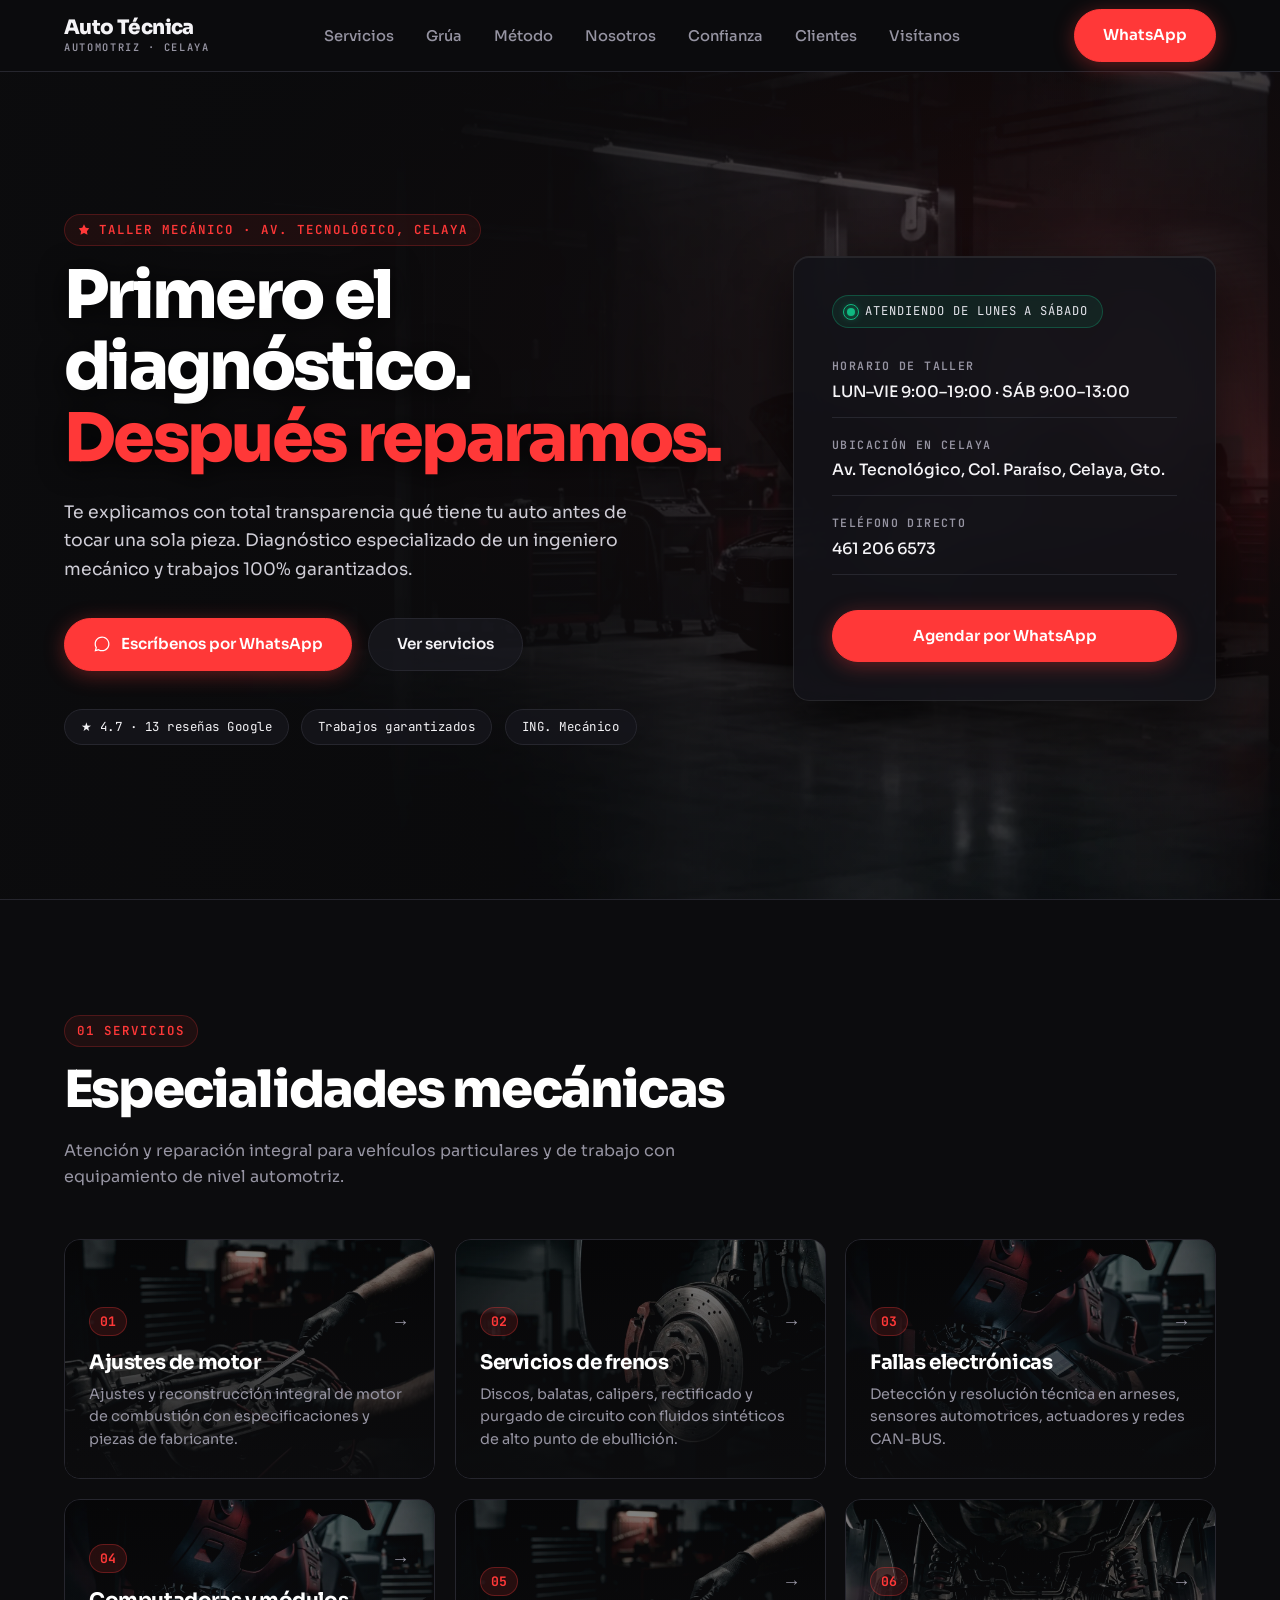
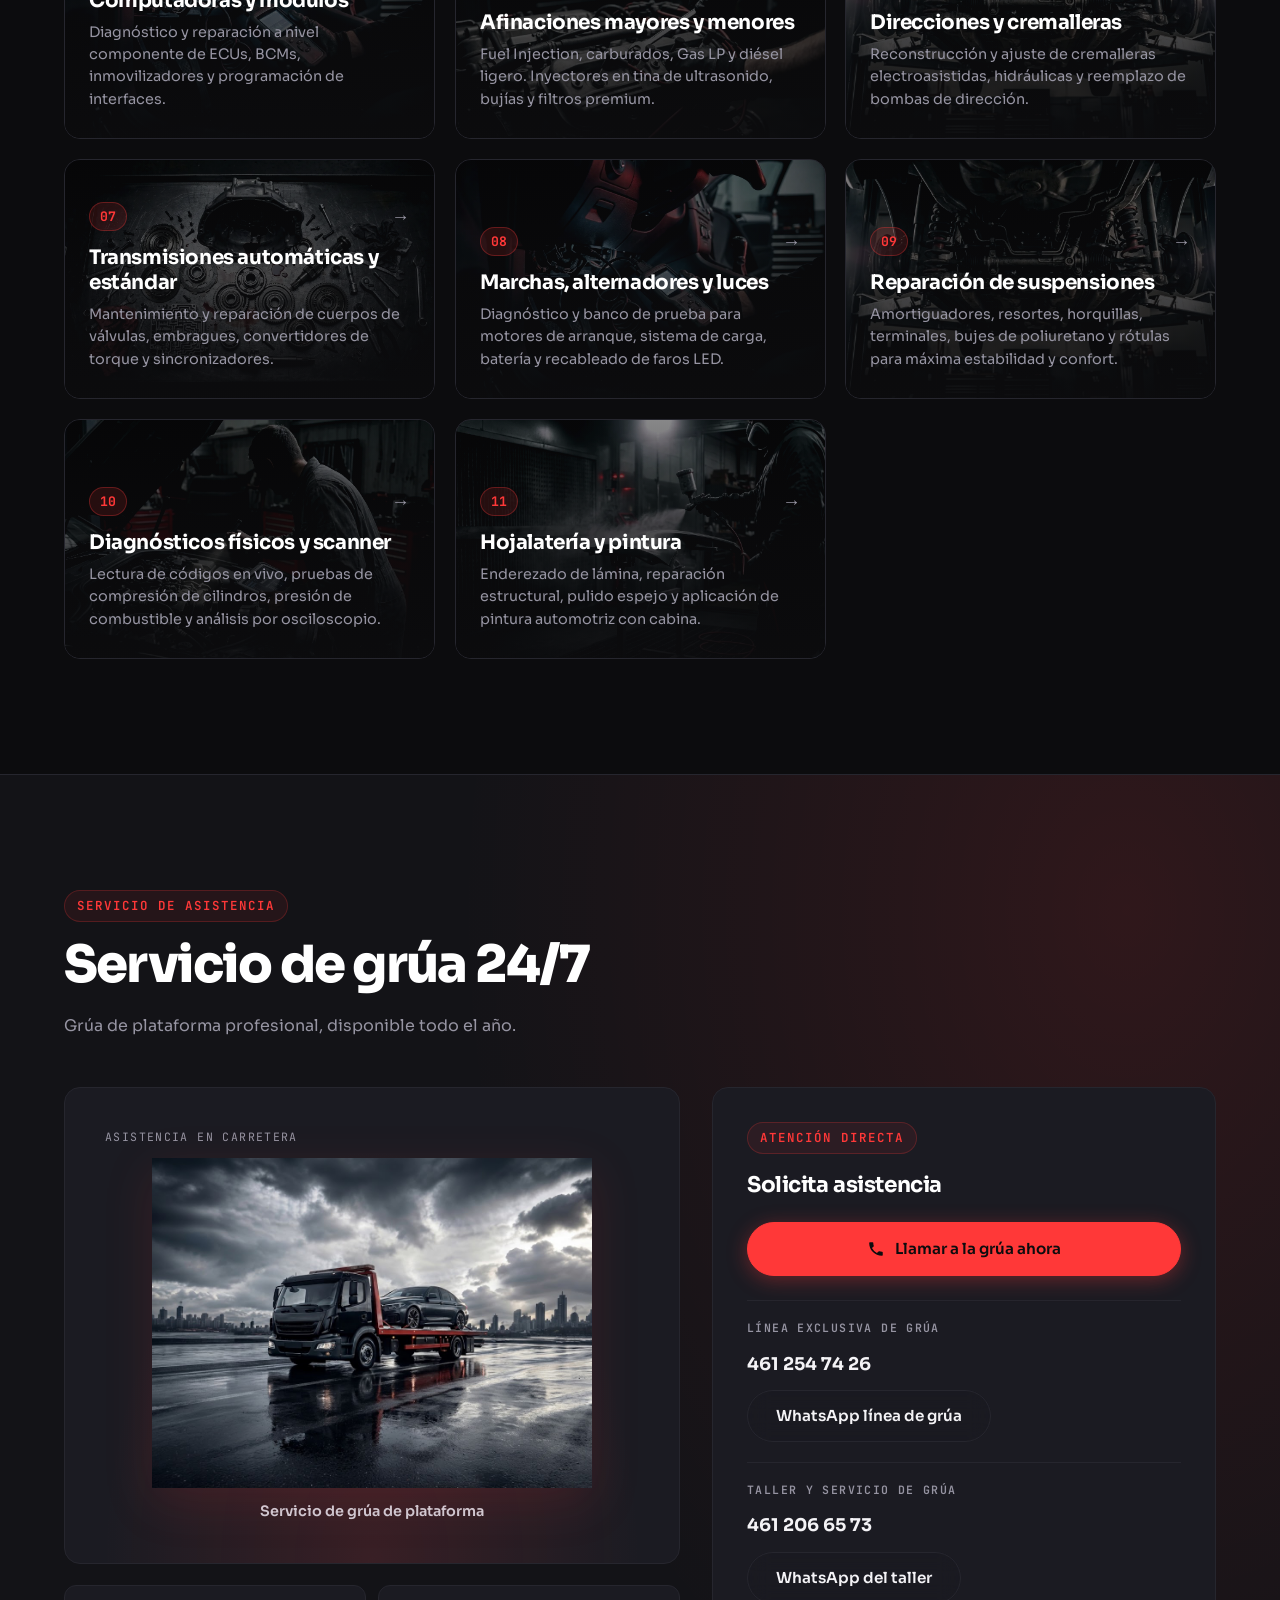
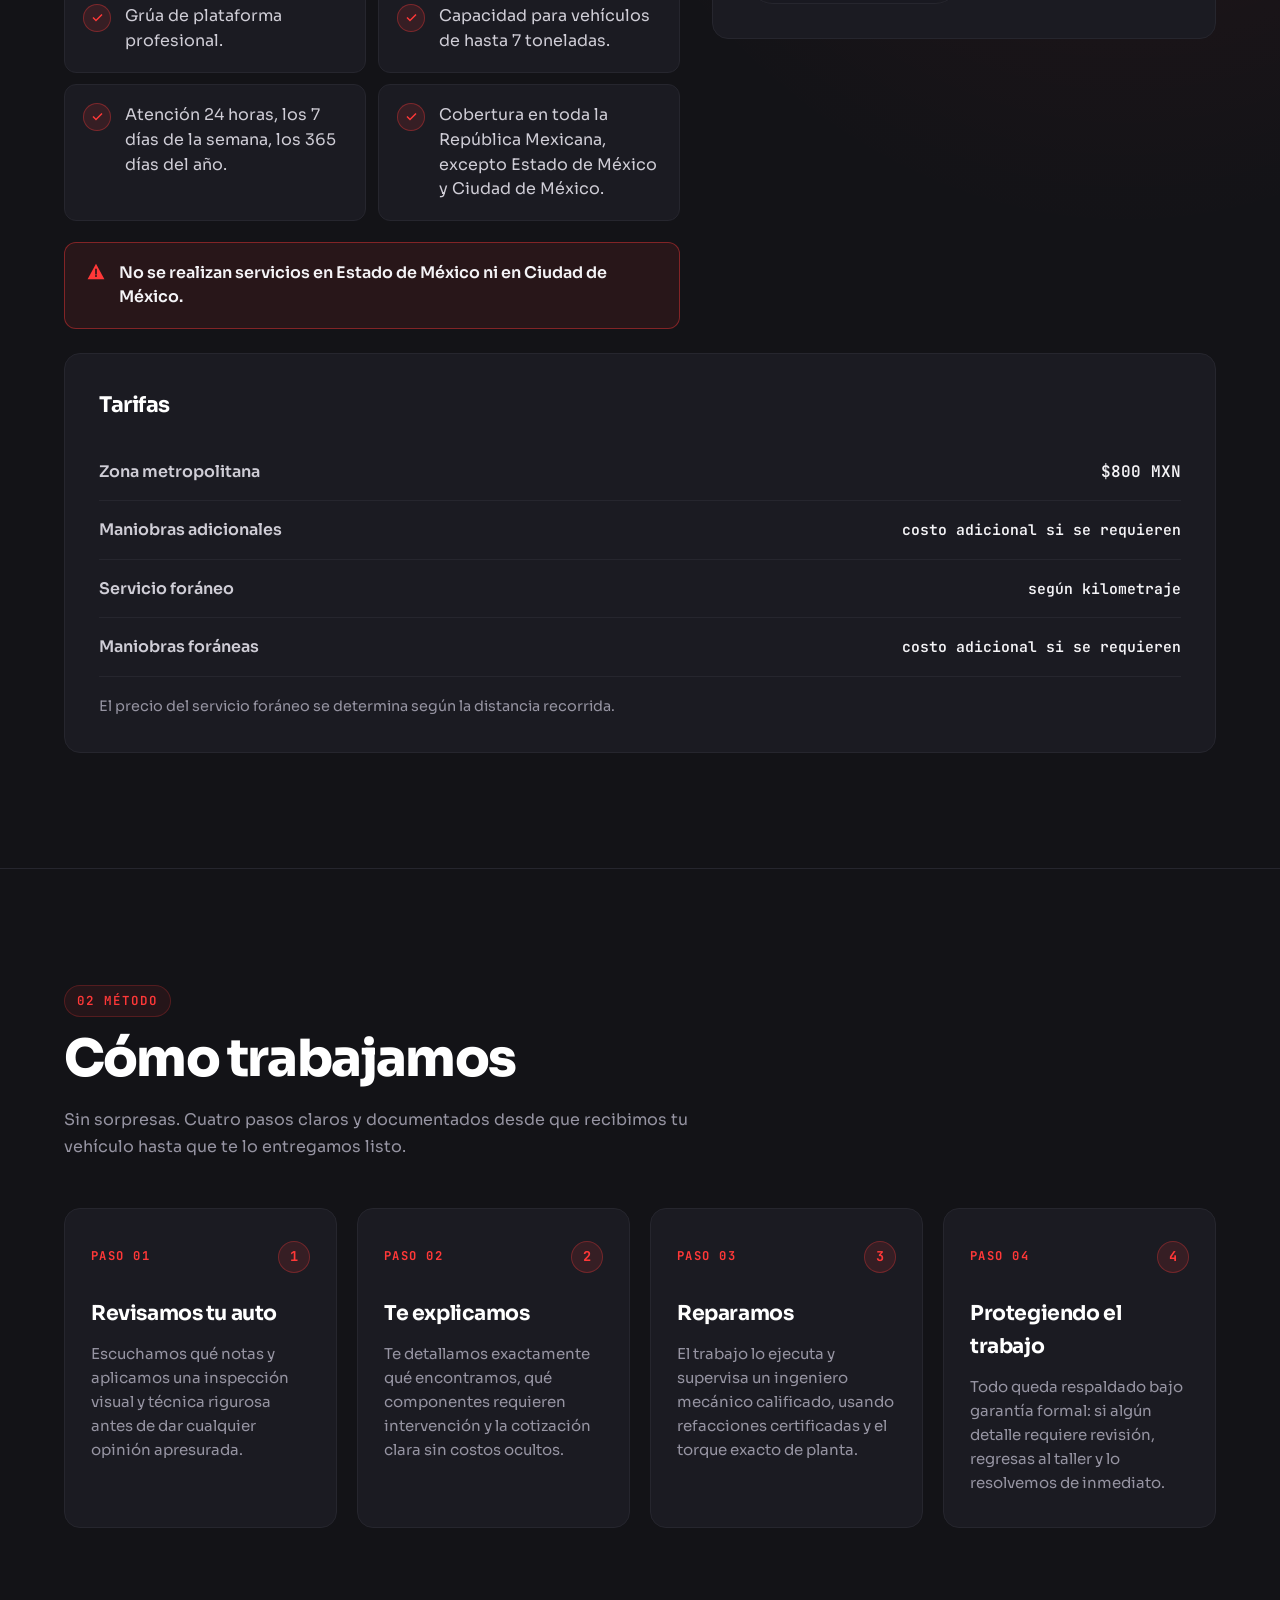
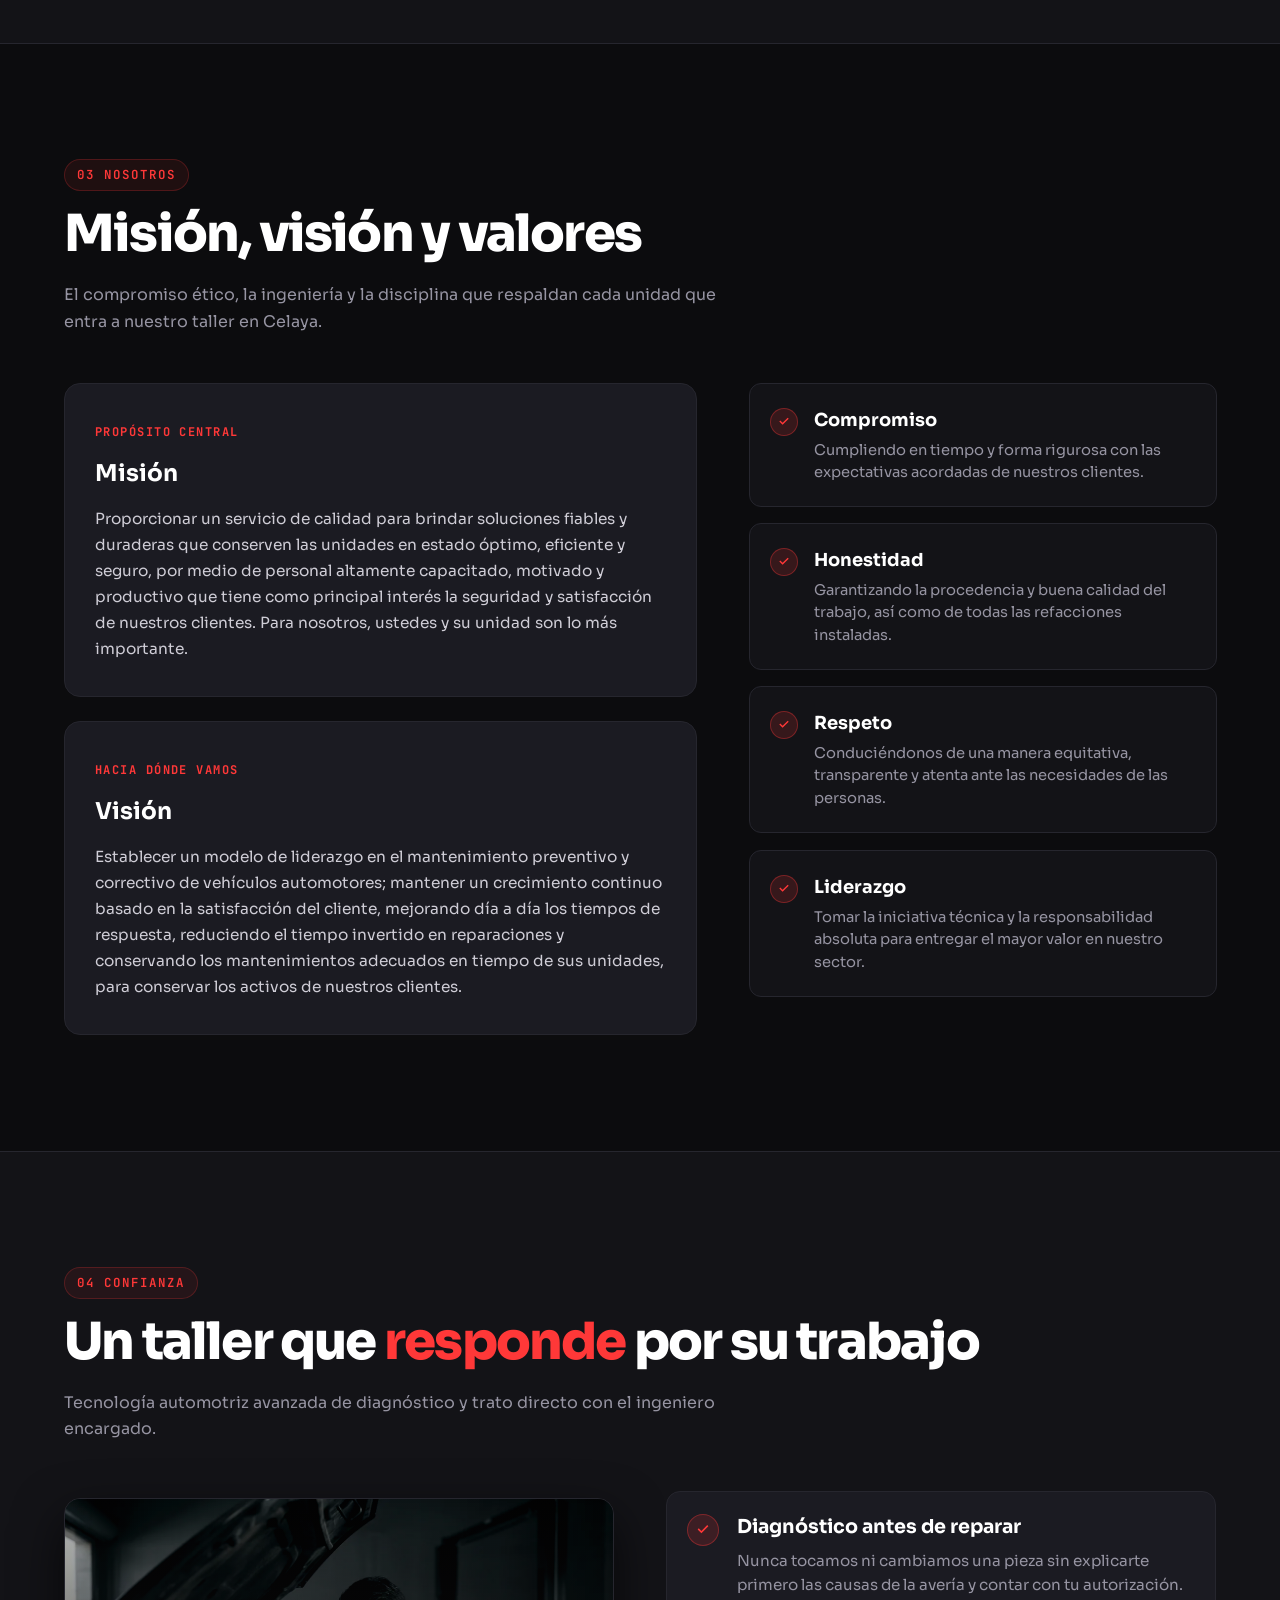
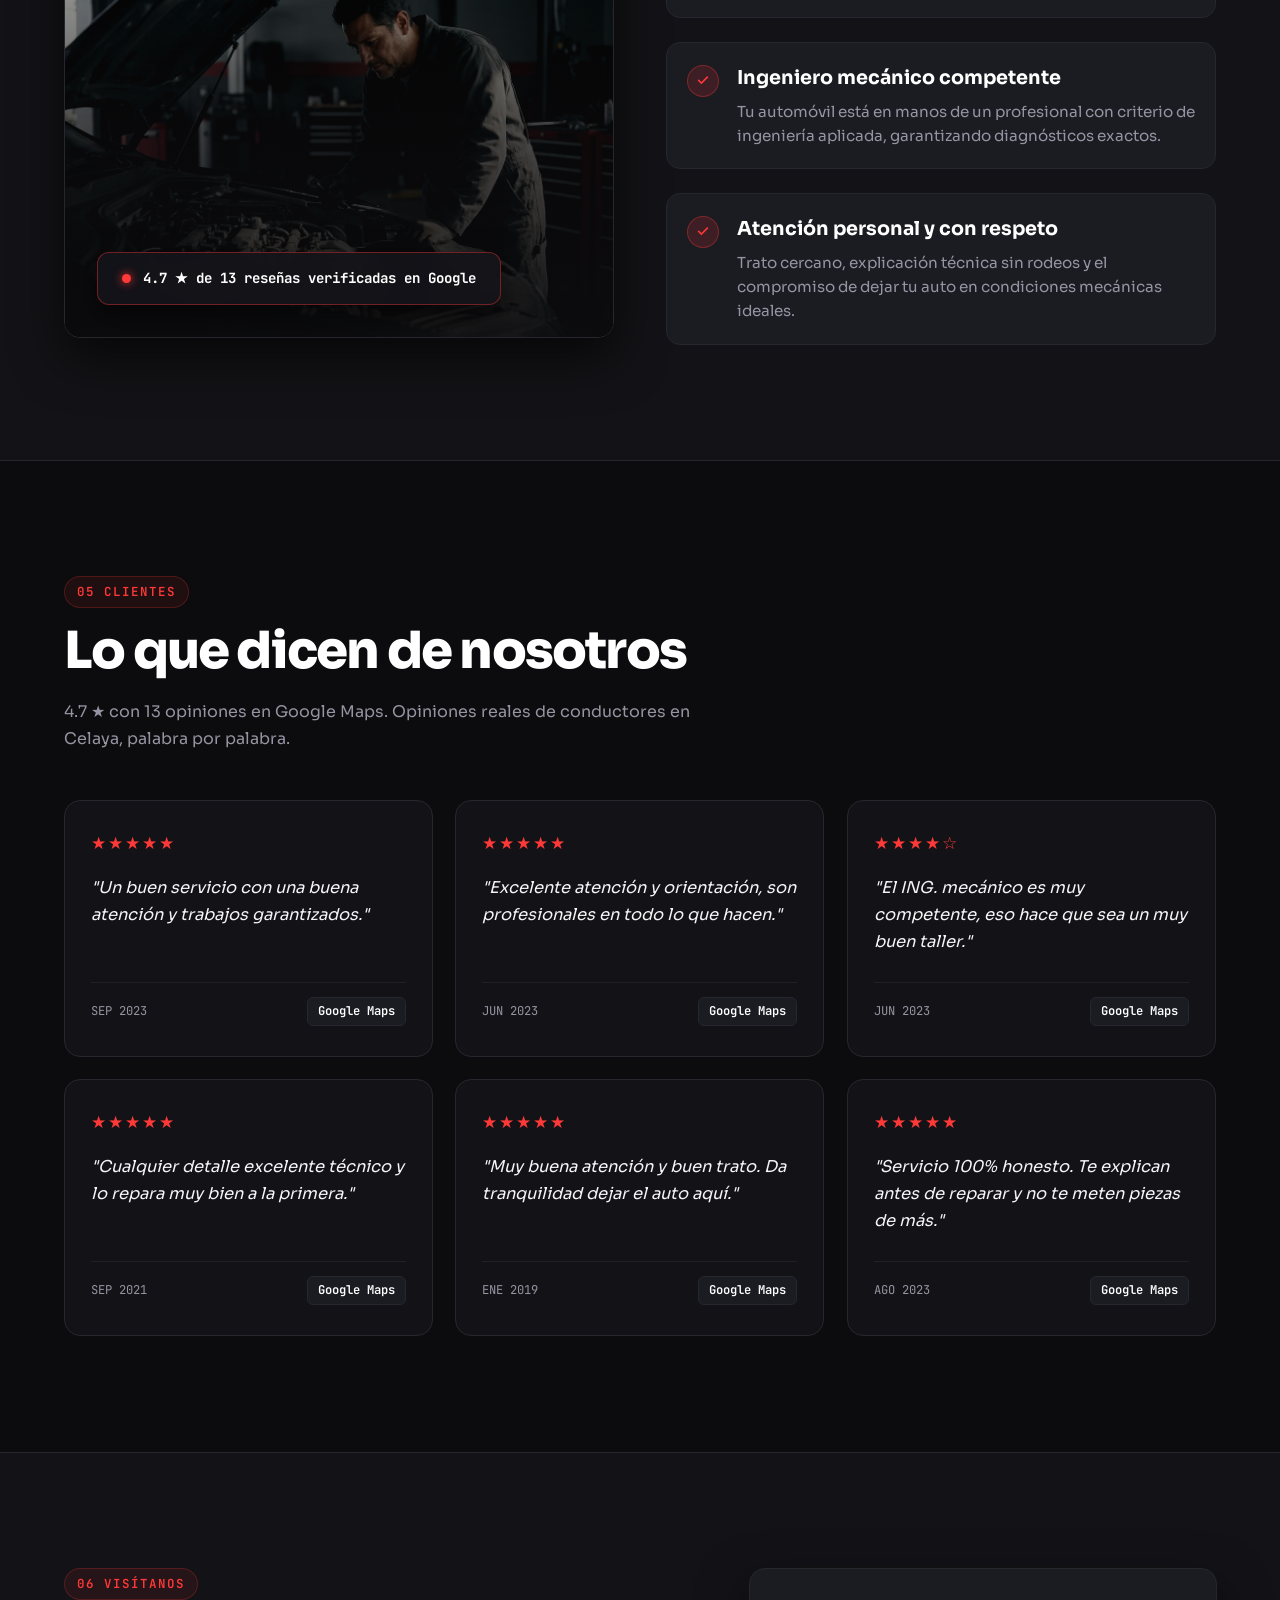
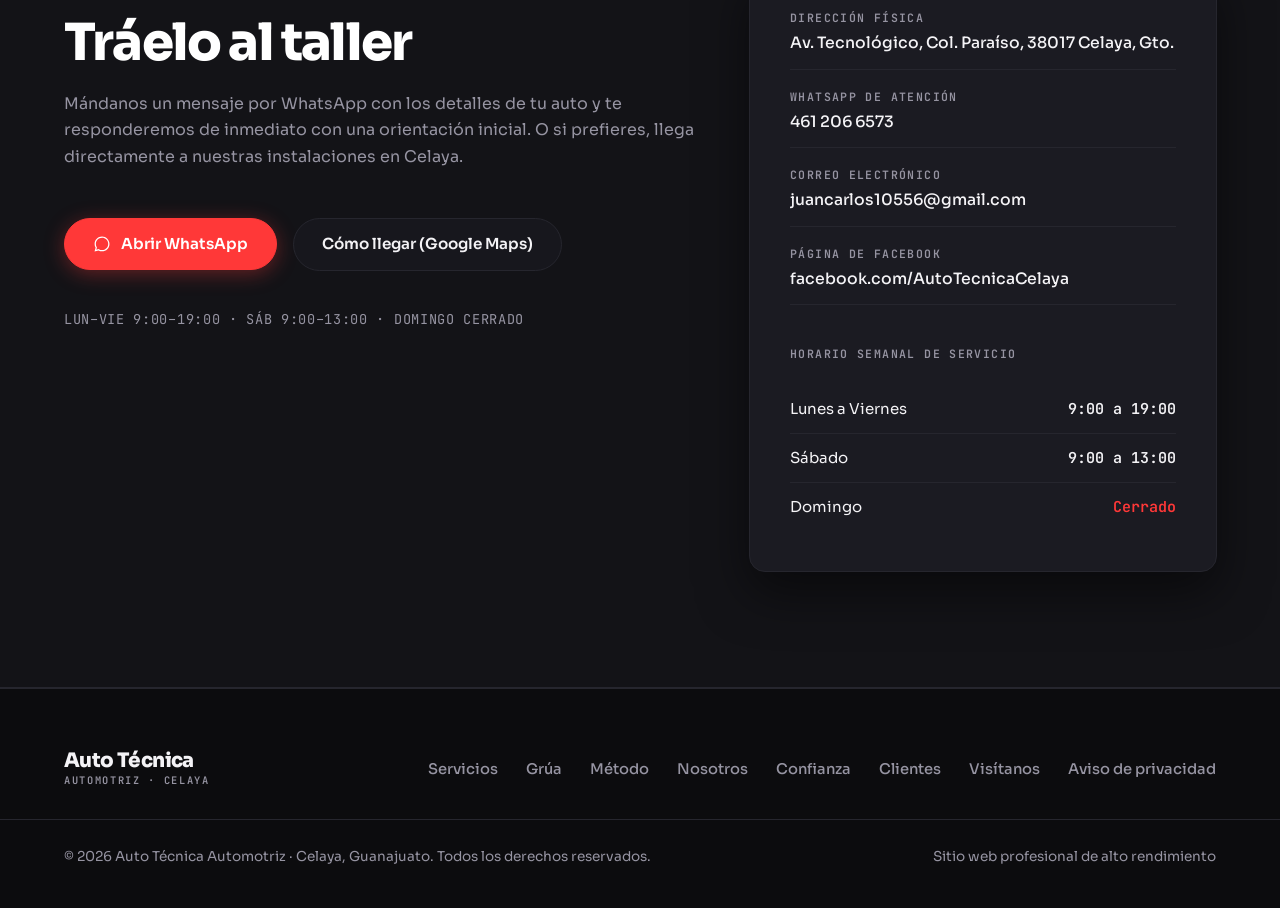
<file: index.html>
<!DOCTYPE html><html lang="es-MX"><head>
<!-- Google tag (gtag.js) -->
<script async src="https://www.googletagmanager.com/gtag/js?id=G-MZ39DSTSV1"></script>
<script>
  window.dataLayer = window.dataLayer || [];
  function gtag(){dataLayer.push(arguments);}
  gtag('js', new Date());

  gtag('config', 'G-MZ39DSTSV1');
</script>
<meta charset="utf-8">
<meta content="width=device-width, initial-scale=1.0" name="viewport">
<title>Auto Técnica Automotriz | Taller Mecánico en Celaya, Gto.</title>
<meta content="Taller mecánico en Celaya, Guanajuato. Diagnóstico preciso por ingeniero mecánico, trabajos garantizados y servicio de grúa 24/7 en México, excepto Estado de México y CDMX." name="description">
<meta content="#0c0c0e" name="theme-color">
<link href="data:image/svg+xml,%3Csvg xmlns='http://www.w3.org/2000/svg' viewBox='0 0 32 32'%3E%3Crect width='32' height='32' rx='6' fill='%230c0c0e'/%3E%3Cpath d='M16 6L7 26h4.5l2-4.5h5L20.5 26H25L16 6zm-1.2 12.2l1.2-3.2 1.2 3.2h-2.4z' fill='%23ef4444'/%3E%3C/svg%3E" rel="icon" type="image/svg+xml">
<!-- Open Graph --> <meta name="google-site-verification" content="xvndZJYE_y_QcH0bhyJ4-P7_lpQP24YHhWZ5AJTspXY" />
<meta content="Auto Técnica Automotriz | Taller Mecánico en Celaya" property="og:title">
<meta content="Primero el diagnóstico, después reparamos. Taller mecánico en Celaya y servicio de grúa 24/7 en México, excepto Estado de México y CDMX." property="og:description">
<meta content="website" property="og:type">
<meta content="es_MX" property="og:locale">
<!-- Google Fonts: Sora & JetBrains Mono -->
<link href="https://fonts.googleapis.com" rel="preconnect">
<link crossorigin="" href="https://fonts.gstatic.com" rel="preconnect">
<link href="https://fonts.googleapis.com/css2?family=JetBrains+Mono:wght@400;500;600;700&amp;family=Sora:wght@300;400;500;600;700;800&amp;display=swap" rel="stylesheet">
<link rel="preload" as="image" href="assets/img/hero.webp" type="image/webp" fetchpriority="high">
  <link rel="stylesheet" href="styles.css?v=2.0">

<script type="application/ld+json">
  {
    "@context": "https://schema.org",
    "@type": "AutoRepair",
    "name": "Auto Técnica Automotriz",
    "image": "assets/img/hero.webp",
    "address": {
      "@type": "PostalAddress",
      "streetAddress": "Av. Tecnológico, Col. Paraíso",
      "addressLocality": "Celaya",
      "addressRegion": "Guanajuato",
      "postalCode": "38017",
      "addressCountry": "MX"
    },
    "geo": {
      "@type": "GeoCoordinates",
      "latitude": 20.559697,
      "longitude": -100.8224
    },
    "telephone": "+524612066573",
    "email": "juancarlos10556@gmail.com",
    "openingHoursSpecification": [
      {
        "@type": "OpeningHoursSpecification",
        "dayOfWeek": ["Monday", "Tuesday", "Wednesday", "Thursday", "Friday"],
        "opens": "09:00",
        "closes": "19:00"
      },
      {
        "@type": "OpeningHoursSpecification",
        "dayOfWeek": "Saturday",
        "opens": "09:00",
        "closes": "13:00"
      }
    ],
    "aggregateRating": {
      "@type": "AggregateRating",
      "ratingValue": "4.7",
      "reviewCount": "13"
    }
  }
  </script>
<script type="application/ld+json">
  {
    "@context": "https://schema.org",
    "@type": "Service",
    "name": "Servicio de grúa 24/7",
    "description": "Grúa de plataforma profesional, disponible todo el año.",
    "areaServed": "México (excepto Estado de México y CDMX)",
    "provider": {
      "@type": "AutomotiveBusiness",
      "name": "Auto Técnica Automotriz",
      "telephone": ["+524612547426", "+524612066573"]
    },
    "hoursAvailable": {
      "@type": "OpeningHoursSpecification",
      "dayOfWeek": [
        "Monday",
        "Tuesday",
        "Wednesday",
        "Thursday",
        "Friday",
        "Saturday",
        "Sunday"
      ],
      "opens": "00:00",
      "closes": "23:59"
    }
  }
  </script>
</head>
<body>
<!-- SKIP LINK -->
<a class="skip-link" href="#contenido-principal">Saltar al contenido principal</a>
<!-- 1. NAVEGACIÓN -->
<header class="navbar" role="banner">
<div class="container nav-container">
<a aria-label="Auto Técnica Automotriz - Inicio" class="brand-logo" href="#">
<span class="brand-title">Auto Técnica</span>
<span class="brand-sub">AUTOMOTRIZ · CELAYA</span>
</a>
<nav aria-label="Navegación principal">
<ul class="nav-links">
<li class=""><a class="nav-link" href="#servicios">Servicios</a></li>
<li class=""><a class="nav-link" href="#grua">Grúa</a></li>
<li class=""><a class="nav-link" href="#metodo">Método</a></li>
<li class=""><a class="nav-link" href="#nosotros">Nosotros</a></li>
<li class=""><a class="nav-link" href="#confianza">Confianza</a></li>
<li class=""><a class="nav-link" href="#clientes">Clientes</a></li>
<li class=""><a class="nav-link" href="#visitanos">Visítanos</a></li>
</ul>
</nav>
<a aria-label="Contactar por WhatsApp" class="btn btn-primary" href="https://wa.me/524612066573?text=Hola,%20vengo%20del%20sitio%20web.%20Quiero%20agendar%20una%20revisi%C3%B3n%20para%20mi%20auto." rel="noopener noreferrer" target="_blank">
      WhatsApp
    </a>
</div>
</header>
<main id="contenido-principal">
<!-- 2. HERO SECTION (ESCRITORIO IMPONENTE Y BALANCEADO) -->
<section aria-labelledby="hero-heading" class="hero-section" id="heroSection">
<div aria-hidden="true" class="hero-bg-photo" id="heroPhoto" style="background-image: url('assets/img/hero.webp'); background-position: right center; background-size: cover; opacity: 0.65; filter: contrast(1.15) brightness(0.9);"></div>
<div aria-hidden="true" class="hero-bg-overlay" style="background: linear-gradient(90deg, rgba(12, 12, 14, 0.95) 0%, rgba(12, 12, 14, 0.82) 45%, rgba(12, 12, 14, 0.45) 85%, rgba(12, 12, 14, 0.7) 100%), radial-gradient(at 85% 35%, rgba(255, 56, 56, 0.18) 0%, transparent 65%);"></div>
<div class="container hero-grid">
<!-- Columna Izquierda: Mensaje Central & Badges -->
<div class="hero-content reveal is-in">
<span class="mono-eyebrow">
<svg style="width: 14px; height: 14px; fill: currentColor;" viewBox="0 0 24 24"><path d="M12 2L15 8L21 9L17 14L18 20L12 17L6 20L7 14L3 9L9 8L12 2Z"></path></svg>
          Taller Mecánico · Av. Tecnológico, Celaya
        </span>
<h1 class="hero-h1" id="hero-heading">
          Primero el diagnóstico.<br>
<span class="text-red">Después reparamos.</span>
</h1>
<p class="hero-copy">
          Te explicamos con total transparencia qué tiene tu auto antes de tocar una sola pieza. Diagnóstico especializado de un ingeniero mecánico y trabajos 100% garantizados.
        </p>
<div class="hero-actions">
<a class="btn btn-primary" href="https://wa.me/524612066573?text=Hola,%20vengo%20del%20sitio%20web.%20Quiero%20agendar%20una%20revisi%C3%B3n%20para%20mi%20auto." rel="noopener noreferrer" target="_blank">
<svg aria-hidden="true" class="btn-icon" viewBox="0 0 24 24">
<path d="M12.04 2C6.58 2 2.13 6.45 2.13 11.91C2.13 13.66 2.59 15.36 3.45 16.86L2.05 22L7.3 20.62C8.75 21.41 10.38 21.83 12.04 21.83C17.5 21.83 21.95 17.38 21.95 11.92C21.95 9.27 20.92 6.78 19.05 4.91C17.18 3.03 14.69 2 12.04 2M12.05 3.67C14.25 3.67 16.31 4.53 17.87 6.09C19.42 7.65 20.28 9.72 20.28 11.92C20.28 16.46 16.58 20.15 12.04 20.15C10.56 20.15 9.11 19.76 7.85 19L7.55 18.83L4.43 19.65L5.26 16.61L5.06 16.29C4.24 14.99 3.8 13.47 3.8 11.91C3.81 7.37 7.5 3.67 12.05 3.67Z"></path>
</svg>
            Escríbenos por WhatsApp
          </a>
<a class="btn btn-secondary" href="#servicios">
            Ver servicios
          </a>
</div>
<div aria-label="Información destacada" class="hero-chips" role="group">
<span class="chip">★ 4.7 · 13 reseñas Google</span>
<span class="chip">Trabajos garantizados</span>
<span class="chip">ING. Mecánico</span>
</div>
</div>
<!-- Columna Derecha: Tarjeta de Atención en Vivo -->
<aside aria-label="Ficha de contacto rápido" class="hero-card reveal is-in">
<div class="status-badge">
<span aria-hidden="true" class="status-dot-green"></span>
<span class="">Atendiendo de Lunes a Sábado</span>
</div>
<div class="info-rows">
<div class="info-row">
<span class="info-row-label">Horario de Taller</span>
<span class="info-row-value">LUN–VIE 9:00–19:00 · SÁB 9:00–13:00</span>
</div>
<div class="info-row">
<span class="info-row-label">Ubicación en Celaya</span>
<a class="info-row-value" href="https://maps.google.com/?q=20.559697,-100.8224" rel="noopener noreferrer" target="_blank" title="Abrir en Google Maps">
              Av. Tecnológico, Col. Paraíso, Celaya, Gto.
            </a>
</div>
<div class="info-row">
<span class="info-row-label">Teléfono directo</span>
<a class="info-row-value" href="tel:4612066573">461 206 6573</a>
</div>
</div>
<a class="btn btn-primary" href="https://wa.me/524612066573?text=Hola,%20vengo%20del%20sitio%20web.%20Quiero%20agendar%20una%20revisi%C3%B3n%20para%20mi%20auto." rel="noopener noreferrer" style="width: 100%;" target="_blank">
          Agendar por WhatsApp
        </a>
</aside>
</div>
</section>
<!-- 3. 01 ESPECIALIDADES MECÁNICAS (GRID MODERNO DE 3 COLUMNAS EN PC) -->
<section aria-labelledby="servicios-heading" class="section" id="servicios">
<div class="container">
<span class="mono-eyebrow">01 Servicios</span>
<h2 class="section-title" id="servicios-heading">Especialidades mecánicas</h2>
<p class="section-desc">Atención y reparación integral para vehículos particulares y de trabajo con equipamiento de nivel automotriz.</p>
<div class="services-grid" role="list">
<!-- 01 Ajustes de motor -->
<a class="service-card reveal is-in" href="https://wa.me/524612066573?text=Hola,%20solicito%20informaci%C3%B3n%20sobre%20Ajustes%20de%20motor" rel="noopener noreferrer" role="listitem" target="_blank">
<div class="service-card-bg" style="background-image: url('assets/img/motor.webp');"></div>
<div class="service-card-overlay"></div>
<div class="service-card-content">
<div class="service-card-top">
<span class="service-badge-num">01</span>
<span aria-hidden="true" class="service-arrow-icon">→</span>
</div>
<h3 class="service-card-title">Ajustes de motor</h3>
<p class="service-card-desc">Ajustes y reconstrucción integral de motor de combustión con especificaciones y piezas de fabricante.</p>
</div>
</a>
<!-- 02 Servicios de frenos -->
<a class="service-card reveal is-in" href="https://wa.me/524612066573?text=Hola,%20solicito%20informaci%C3%B3n%20sobre%20Servicios%20de%20frenos" rel="noopener noreferrer" role="listitem" target="_blank">
<div class="service-card-bg" style="background-image: url('assets/img/frenos.webp');"></div>
<div class="service-card-overlay"></div>
<div class="service-card-content">
<div class="service-card-top">
<span class="service-badge-num">02</span>
<span aria-hidden="true" class="service-arrow-icon">→</span>
</div>
<h3 class="service-card-title">Servicios de frenos</h3>
<p class="service-card-desc">Discos, balatas, calipers, rectificado y purgado de circuito con fluidos sintéticos de alto punto de ebullición.</p>
</div>
</a>
<!-- 03 Fallas electrónicas -->
<a class="service-card reveal is-in" href="https://wa.me/524612066573?text=Hola,%20solicito%20informaci%C3%B3n%20sobre%20Fallas%20electr%C3%B3nicas" rel="noopener noreferrer" role="listitem" target="_blank">
<div class="service-card-bg" style="background-image: url('assets/img/electronica.webp');"></div>
<div class="service-card-overlay"></div>
<div class="service-card-content">
<div class="service-card-top">
<span class="service-badge-num">03</span>
<span aria-hidden="true" class="service-arrow-icon">→</span>
</div>
<h3 class="service-card-title">Fallas electrónicas</h3>
<p class="service-card-desc">Detección y resolución técnica en arneses, sensores automotrices, actuadores y redes CAN-BUS.</p>
</div>
</a>
<!-- 04 Reparación de computadoras -->
<a class="service-card reveal is-in" href="https://wa.me/524612066573?text=Hola,%20solicito%20informaci%C3%B3n%20sobre%20Reparaci%C3%B3n%20de%20computadoras" rel="noopener noreferrer" role="listitem" target="_blank">
<div class="service-card-bg" style="background-image: url('assets/img/electronica.webp');"></div>
<div class="service-card-overlay"></div>
<div class="service-card-content">
<div class="service-card-top">
<span class="service-badge-num">04</span>
<span aria-hidden="true" class="service-arrow-icon">→</span>
</div>
<h3 class="service-card-title">Computadoras y módulos</h3>
<p class="service-card-desc">Diagnóstico y reparación a nivel componente de ECUs, BCMs, inmovilizadores y programación de interfaces.</p>
</div>
</a>
<!-- 05 Afinaciones -->
<a class="service-card reveal is-in" href="https://wa.me/524612066573?text=Hola,%20solicito%20informaci%C3%B3n%20sobre%20Afinaciones" rel="noopener noreferrer" role="listitem" target="_blank">
<div class="service-card-bg" style="background-image: url('assets/img/motor.webp');"></div>
<div class="service-card-overlay"></div>
<div class="service-card-content">
<div class="service-card-top">
<span class="service-badge-num">05</span>
<span aria-hidden="true" class="service-arrow-icon">→</span>
</div>
<h3 class="service-card-title">Afinaciones mayores y menores</h3>
<p class="service-card-desc">Fuel Injection, carburados, Gas LP y diésel ligero. Inyectores en tina de ultrasonido, bujías y filtros premium.</p>
</div>
</a>
<!-- 06 Direcciones hidráulicas -->
<a class="service-card reveal is-in" href="https://wa.me/524612066573?text=Hola,%20solicito%20informaci%C3%B3n%20sobre%20Direcciones" rel="noopener noreferrer" role="listitem" target="_blank">
<div class="service-card-bg" style="background-image: url('assets/img/direccion-suspension.webp');"></div>
<div class="service-card-overlay"></div>
<div class="service-card-content">
<div class="service-card-top">
<span class="service-badge-num">06</span>
<span aria-hidden="true" class="service-arrow-icon">→</span>
</div>
<h3 class="service-card-title">Direcciones y cremalleras</h3>
<p class="service-card-desc">Reconstrucción y ajuste de cremalleras electroasistidas, hidráulicas y reemplazo de bombas de dirección.</p>
</div>
</a>
<!-- 07 Transmisiones -->
<a class="service-card reveal is-in" href="https://wa.me/524612066573?text=Hola,%20solicito%20informaci%C3%B3n%20sobre%20Transmisiones" rel="noopener noreferrer" role="listitem" target="_blank">
<div class="service-card-bg" style="background-image: url('assets/img/transmision.webp');"></div>
<div class="service-card-overlay"></div>
<div class="service-card-content">
<div class="service-card-top">
<span class="service-badge-num">07</span>
<span aria-hidden="true" class="service-arrow-icon">→</span>
</div>
<h3 class="service-card-title">Transmisiones automáticas y estándar</h3>
<p class="service-card-desc">Mantenimiento y reparación de cuerpos de válvulas, embragues, convertidores de torque y sincronizadores.</p>
</div>
</a>
<!-- 08 Marchas y alternadores -->
<a class="service-card reveal is-in" href="https://wa.me/524612066573?text=Hola,%20solicito%20informaci%C3%B3n%20sobre%20Marchas%20y%20Alternadores" rel="noopener noreferrer" role="listitem" target="_blank">
<div class="service-card-bg" style="background-image: url('assets/img/electronica.webp');"></div>
<div class="service-card-overlay"></div>
<div class="service-card-content">
<div class="service-card-top">
<span class="service-badge-num">08</span>
<span aria-hidden="true" class="service-arrow-icon">→</span>
</div>
<h3 class="service-card-title">Marchas, alternadores y luces</h3>
<p class="service-card-desc">Diagnóstico y banco de prueba para motores de arranque, sistema de carga, batería y recableado de faros LED.</p>
</div>
</a>
<!-- 09 Reparación de suspensiones -->
<a class="service-card reveal is-in" href="https://wa.me/524612066573?text=Hola,%20solicito%20informaci%C3%B3n%20sobre%20Suspensi%C3%B3n" rel="noopener noreferrer" role="listitem" target="_blank">
<div class="service-card-bg" style="background-image: url('assets/img/direccion-suspension.webp');"></div>
<div class="service-card-overlay"></div>
<div class="service-card-content">
<div class="service-card-top">
<span class="service-badge-num">09</span>
<span aria-hidden="true" class="service-arrow-icon">→</span>
</div>
<h3 class="service-card-title">Reparación de suspensiones</h3>
<p class="service-card-desc">Amortiguadores, resortes, horquillas, terminales, bujes de poliuretano y rótulas para máxima estabilidad y confort.</p>
</div>
</a>
<!-- 10 Diagnósticos físicos y scanner -->
<a class="service-card reveal is-in" href="https://wa.me/524612066573?text=Hola,%20solicito%20informaci%C3%B3n%20sobre%20Diagn%C3%B3sticos%20y%20scanner" rel="noopener noreferrer" role="listitem" target="_blank">
<div class="service-card-bg" style="background-image: url('assets/img/diagnostico.webp');"></div>
<div class="service-card-overlay"></div>
<div class="service-card-content">
<div class="service-card-top">
<span class="service-badge-num">10</span>
<span aria-hidden="true" class="service-arrow-icon">→</span>
</div>
<h3 class="service-card-title">Diagnósticos físicos y scanner</h3>
<p class="service-card-desc">Lectura de códigos en vivo, pruebas de compresión de cilindros, presión de combustible y análisis por osciloscopio.</p>
</div>
</a>
<!-- 11 Hojalatería y pintura en general -->
<a class="service-card reveal is-in" href="https://wa.me/524612066573?text=Hola,%20solicito%20informaci%C3%B3n%20sobre%20Hojalater%C3%ADa%20y%20pintura" rel="noopener noreferrer" role="listitem" target="_blank">
<div class="service-card-bg" style="background-image: url('assets/img/pintura.webp');"></div>
<div class="service-card-overlay"></div>
<div class="service-card-content">
<div class="service-card-top">
<span class="service-badge-num">11</span>
<span aria-hidden="true" class="service-arrow-icon">→</span>
</div>
<h3 class="service-card-title">Hojalatería y pintura</h3>
<p class="service-card-desc">Enderezado de lámina, reparación estructural, pulido espejo y aplicación de pintura automotriz con cabina.</p>
</div>
</a>
</div>
</div>
</section>
<!-- 4. SERVICIO DE GRÚA -->
<section aria-labelledby="grua-heading" class="section section-bg2 towing-section" id="grua">
<div class="container">
<span class="mono-eyebrow">Servicio de asistencia</span>
<h2 class="section-title" id="grua-heading">Servicio de grúa 24/7</h2>
<p class="section-desc">Grúa de plataforma profesional, disponible todo el año.</p>

<div class="towing-layout">
<div class="towing-main">
<!-- Imagen de grúa proporcionada por el usuario -->
<figure class="towing-visual reveal" aria-labelledby="towing-visual-caption">
<span class="towing-visual-label">Asistencia en carretera</span>
<img class="towing-truck-illustration" src="assets/img/grua-generada.jpg" alt="Representación visual de una grúa de plataforma trasladando un automóvil" loading="lazy" decoding="async">
<figcaption id="towing-visual-caption">Servicio de grúa de plataforma</figcaption>
</figure>

<ul class="towing-feature-list" aria-label="Características del servicio de grúa">
<li class="towing-feature-card reveal">
<span class="towing-feature-icon" aria-hidden="true"><svg viewBox="0 0 20 20"><path d="M16.7 5.3 8 14l-4.7-4.7 1.4-1.4L8 11.2l7.3-7.3 1.4 1.4Z"/></svg></span>
<span>Grúa de plataforma profesional.</span>
</li>
<li class="towing-feature-card reveal">
<span class="towing-feature-icon" aria-hidden="true"><svg viewBox="0 0 20 20"><path d="M16.7 5.3 8 14l-4.7-4.7 1.4-1.4L8 11.2l7.3-7.3 1.4 1.4Z"/></svg></span>
<span>Capacidad para vehículos de hasta 7 toneladas.</span>
</li>
<li class="towing-feature-card reveal">
<span class="towing-feature-icon" aria-hidden="true"><svg viewBox="0 0 20 20"><path d="M16.7 5.3 8 14l-4.7-4.7 1.4-1.4L8 11.2l7.3-7.3 1.4 1.4Z"/></svg></span>
<span>Atención 24 horas, los 7 días de la semana, los 365 días del año.</span>
</li>
<li class="towing-feature-card reveal">
<span class="towing-feature-icon" aria-hidden="true"><svg viewBox="0 0 20 20"><path d="M16.7 5.3 8 14l-4.7-4.7 1.4-1.4L8 11.2l7.3-7.3 1.4 1.4Z"/></svg></span>
<span>Cobertura en toda la República Mexicana, excepto Estado de México y Ciudad de México.</span>
</li>
</ul>

<aside class="towing-restriction" role="note">
<svg aria-hidden="true" viewBox="0 0 24 24"><path d="M12 3 2.8 20h18.4L12 3Zm0 5.2c.5 0 .9.4.9.9v5.1a.9.9 0 1 1-1.8 0V9.1c0-.5.4-.9.9-.9Zm0 9.2a1.1 1.1 0 1 1 0-2.2 1.1 1.1 0 0 1 0 2.2Z"/></svg>
<p>No se realizan servicios en Estado de México ni en Ciudad de México.</p>
</aside>
</div>

<aside class="towing-contact-card reveal" aria-labelledby="grua-contacto-heading">
<span class="mono-eyebrow">Atención directa</span>
<h3 id="grua-contacto-heading">Solicita asistencia</h3>
<a class="btn btn-primary towing-call-button" href="tel:+524612547426" aria-label="Llamar a la grúa ahora al 461 254 74 26">
<svg aria-hidden="true" class="btn-icon" viewBox="0 0 24 24"><path d="M6.6 10.8a15.5 15.5 0 0 0 6.6 6.6l2.2-2.2a1 1 0 0 1 1-.2c1.1.4 2.3.6 3.6.6a1 1 0 0 1 1 1v3.5a1 1 0 0 1-1 1C10.6 21.1 2.9 13.4 2.9 4a1 1 0 0 1 1-1h3.5a1 1 0 0 1 1 1c0 1.3.2 2.5.6 3.6a1 1 0 0 1-.2 1l-2.2 2.2Z"/></svg>
Llamar a la grúa ahora
</a>

<div class="towing-contact-list">
<div class="towing-contact-item">
<span class="info-row-label">Línea exclusiva de grúa</span>
<a href="tel:+524612547426" aria-label="Llamar a la línea exclusiva de grúa: 461 254 74 26">461 254 74 26</a>
<a class="btn btn-secondary" href="https://wa.me/524612547426?text=Hola%2C%20necesito%20el%20servicio%20de%20gr%C3%BAa." target="_blank" rel="noopener noreferrer" aria-label="Enviar WhatsApp a la línea exclusiva de grúa">WhatsApp línea de grúa</a>
</div>
<div class="towing-contact-item">
<span class="info-row-label">Taller y servicio de grúa</span>
<a href="tel:+524612066573" aria-label="Llamar al taller y servicio de grúa: 461 206 65 73">461 206 65 73</a>
<a class="btn btn-secondary" href="https://wa.me/524612066573?text=Hola%2C%20necesito%20el%20servicio%20de%20gr%C3%BAa." target="_blank" rel="noopener noreferrer" aria-label="Enviar WhatsApp al taller y servicio de grúa">WhatsApp del taller</a>
</div>
</div>
</aside>
</div>

<div class="towing-rates-card reveal">
<h3>Tarifas</h3>
<dl class="towing-rates">
<div class="towing-rate"><dt>Zona metropolitana</dt><dd>$800 MXN</dd></div>
<div class="towing-rate"><dt>Maniobras adicionales</dt><dd>costo adicional si se requieren</dd></div>
<div class="towing-rate"><dt>Servicio foráneo</dt><dd>según kilometraje</dd></div>
<div class="towing-rate"><dt>Maniobras foráneas</dt><dd>costo adicional si se requieren</dd></div>
</dl>
<p class="towing-rate-note">El precio del servicio foráneo se determina según la distancia recorrida.</p>
</div>
</div>
</section>
<!-- 4. 02 MÉTODO (PROCESO DE 4 PASOS EN FILA HORIZONTAL DE 4 COLUMNAS) -->
<section aria-labelledby="metodo-heading" class="section section-bg2" id="metodo">
<div class="container">
<span class="mono-eyebrow">02 Método</span>
<h2 class="section-title" id="metodo-heading">Cómo trabajamos</h2>
<p class="section-desc">Sin sorpresas. Cuatro pasos claros y documentados desde que recibimos tu vehículo hasta que te lo entregamos listo.</p>
<div class="timeline-steps">
<div class="step-card reveal is-in">
<div class="step-header">
<span class="step-num-pill">PASO 01</span>
<div class="step-circle">1</div>
</div>
<h3 class="step-title">Revisamos tu auto</h3>
<p class="step-desc">Escuchamos qué notas y aplicamos una inspección visual y técnica rigurosa antes de dar cualquier opinión apresurada.</p>
</div>
<div class="step-card reveal is-in">
<div class="step-header">
<span class="step-num-pill">PASO 02</span>
<div class="step-circle">2</div>
</div>
<h3 class="step-title">Te explicamos</h3>
<p class="step-desc">Te detallamos exactamente qué encontramos, qué componentes requieren intervención y la cotización clara sin costos ocultos.</p>
</div>
<div class="step-card reveal is-in">
<div class="step-header">
<span class="step-num-pill">PASO 03</span>
<div class="step-circle">3</div>
</div>
<h3 class="step-title">Reparamos</h3>
<p class="step-desc">El trabajo lo ejecuta y supervisa un ingeniero mecánico calificado, usando refacciones certificadas y el torque exacto de planta.</p>
</div>
<div class="step-card reveal is-in">
<div class="step-header">
<span class="step-num-pill">PASO 04</span>
<div class="step-circle">4</div>
</div>
<h3 class="step-title">Protegiendo el trabajo</h3>
<p class="step-desc">Todo queda respaldado bajo garantía formal: si algún detalle requiere revisión, regresas al taller y lo resolvemos de inmediato.</p>
</div>
</div>
</div>
</section>
<!-- 5. 03 NOSOTROS (LAYOUT A 2 COLUMNAS ELEGANTE: MISIÓN/VISIÓN + VALORES) -->
<section aria-labelledby="nosotros-heading" class="section" id="nosotros">
<div class="container">
<span class="mono-eyebrow">03 Nosotros</span>
<h2 class="section-title" id="nosotros-heading">Misión, visión y valores</h2>
<p class="section-desc">El compromiso ético, la ingeniería y la disciplina que respaldan cada unidad que entra a nuestro taller en Celaya.</p>
<div class="about-split">
<!-- Lado Izquierdo: Misión y Visión -->
<div class="mv-cards-col">
<div class="mv-card reveal is-in">
<span class="mv-badge">Propósito Central</span>
<h3 class="mv-card-title">Misión</h3>
<p class="mv-card-body">Proporcionar un servicio de calidad para brindar soluciones fiables y duraderas que conserven las unidades en estado óptimo, eficiente y seguro, por medio de personal altamente capacitado, motivado y productivo que tiene como principal interés la seguridad y satisfacción de nuestros clientes. Para nosotros, ustedes y su unidad son lo más importante.</p>
</div>
<div class="mv-card reveal is-in">
<span class="mv-badge">Hacia Dónde Vamos</span>
<h3 class="mv-card-title">Visión</h3>
<p class="mv-card-body">Establecer un modelo de liderazgo en el mantenimiento preventivo y correctivo de vehículos automotores; mantener un crecimiento continuo basado en la satisfacción del cliente, mejorando día a día los tiempos de respuesta, reduciendo el tiempo invertido en reparaciones y conservando los mantenimientos adecuados en tiempo de sus unidades, para conservar los activos de nuestros clientes.</p>
</div>
</div>
<!-- Lado Derecho: Valores Clave en Bloques con Checks Rojos -->
<div class="values-grid-col">
<div class="value-box reveal is-in">
<div class="value-check-icon">
<svg viewBox="0 0 20 20"><path d="M16.7 5.3l-8.7 8.7-4.7-4.7 1.4-1.4 3.3 3.3 7.3-7.3 1.4 1.4z"></path></svg>
</div>
<div class="value-info">
<h4 class="">Compromiso</h4>
<p class="">Cumpliendo en tiempo y forma rigurosa con las expectativas acordadas de nuestros clientes.</p>
</div>
</div>
<div class="value-box reveal is-in">
<div class="value-check-icon">
<svg viewBox="0 0 20 20"><path d="M16.7 5.3l-8.7 8.7-4.7-4.7 1.4-1.4 3.3 3.3 7.3-7.3 1.4 1.4z"></path></svg>
</div>
<div class="value-info">
<h4 class="">Honestidad</h4>
<p class="">Garantizando la procedencia y buena calidad del trabajo, así como de todas las refacciones instaladas.</p>
</div>
</div>
<div class="value-box reveal is-in">
<div class="value-check-icon">
<svg viewBox="0 0 20 20"><path d="M16.7 5.3l-8.7 8.7-4.7-4.7 1.4-1.4 3.3 3.3 7.3-7.3 1.4 1.4z"></path></svg>
</div>
<div class="value-info">
<h4 class="">Respeto</h4>
<p class="">Conduciéndonos de una manera equitativa, transparente y atenta ante las necesidades de las personas.</p>
</div>
</div>
<div class="value-box reveal is-in">
<div class="value-check-icon">
<svg viewBox="0 0 20 20"><path d="M16.7 5.3l-8.7 8.7-4.7-4.7 1.4-1.4 3.3 3.3 7.3-7.3 1.4 1.4z"></path></svg>
</div>
<div class="value-info">
<h4 class="">Liderazgo</h4>
<p class="">Tomar la iniciativa técnica y la responsabilidad absoluta para entregar el mayor valor en nuestro sector.</p>
</div>
</div>
</div>
</div>
</div>
</section>
<!-- 6. 04 CONFIANZA (UN TALLER QUE RESPONDE POR SU TRABAJO) -->
<section aria-labelledby="confianza-heading" class="section section-bg2" id="confianza">
<div class="container">
<span class="mono-eyebrow">04 Confianza</span>
<h2 class="section-title" id="confianza-heading">Un taller que <span class="text-red">responde</span> por su trabajo</h2>
<p class="section-desc">Tecnología automotriz avanzada de diagnóstico y trato directo con el ingeniero encargado.</p>
<div class="trust-grid">
<!-- Visual Izquierdo con imagen real de diagnóstico y badge integrado -->
<div class="trust-visual reveal is-in">
<img alt="Ingeniero mecánico automotriz en Celaya" class="trust-visual-photo" loading="lazy" src="assets/img/ingeniero.webp" style="object-fit: cover; width: 100%; height: 100%;">
<div class="trust-visual-bg"></div>
<div class="trust-badge-card">
<span aria-hidden="true" class="trust-badge-pulse"></span>
<span class="trust-badge-text">4.7 ★ de 13 reseñas verificadas en Google</span>
</div>
</div>
<!-- Pilares de Confianza Derecho -->
<div class="trust-points">
<div class="trust-point reveal is-in">
<div aria-hidden="true" class="trust-point-icon">
<svg viewBox="0 0 20 20"><path d="M16.7 5.3l-8.7 8.7-4.7-4.7 1.4-1.4 3.3 3.3 7.3-7.3 1.4 1.4z"></path></svg>
</div>
<div class="trust-point-content">
<h3 class="">Diagnóstico antes de reparar</h3>
<p class="">Nunca tocamos ni cambiamos una pieza sin explicarte primero las causas de la avería y contar con tu autorización.</p>
</div>
</div>
<div class="trust-point reveal is-in">
<div aria-hidden="true" class="trust-point-icon">
<svg viewBox="0 0 20 20"><path d="M16.7 5.3l-8.7 8.7-4.7-4.7 1.4-1.4 3.3 3.3 7.3-7.3 1.4 1.4z"></path></svg>
</div>
<div class="trust-point-content">
<h3 class="">Ingeniero mecánico competente</h3>
<p class="">Tu automóvil está en manos de un profesional con criterio de ingeniería aplicada, garantizando diagnósticos exactos.</p>
</div>
</div>
<div class="trust-point reveal is-in">
<div aria-hidden="true" class="trust-point-icon">
<svg viewBox="0 0 20 20"><path d="M16.7 5.3l-8.7 8.7-4.7-4.7 1.4-1.4 3.3 3.3 7.3-7.3 1.4 1.4z"></path></svg>
</div>
<div class="trust-point-content">
<h3 class="">Atención personal y con respeto</h3>
<p class="">Trato cercano, explicación técnica sin rodeos y el compromiso de dejar tu auto en condiciones mecánicas ideales.</p>
</div>
</div>
</div>
</div>
</div>
</section>
<!-- 7. 05 CLIENTES (TESTIMONIOS EN GRID DE 3 COLUMNAS) -->
<section aria-labelledby="clientes-heading" class="section" id="clientes">
<div class="container">
<span class="mono-eyebrow">05 Clientes</span>
<h2 class="section-title" id="clientes-heading">Lo que dicen de nosotros</h2>
<p class="section-desc">4.7 ★ con 13 opiniones en Google Maps. Opiniones reales de conductores en Celaya, palabra por palabra.</p>
<div class="reviews-grid-3">
<div class="review-card reveal is-in">
<div>
<div aria-label="5 de 5 estrellas" class="stars-row" role="img">★★★★★</div>
<blockquote class="review-text">
              "Un buen servicio con una buena atención y trabajos garantizados."
            </blockquote>
</div>
<div class="review-meta">
<span class="">SEP 2023</span>
<span class="review-source">Google Maps</span>
</div>
</div>
<div class="review-card reveal is-in">
<div>
<div aria-label="5 de 5 estrellas" class="stars-row" role="img">★★★★★</div>
<blockquote class="review-text">
              "Excelente atención y orientación, son profesionales en todo lo que hacen."
            </blockquote>
</div>
<div class="review-meta">
<span class="">JUN 2023</span>
<span class="review-source">Google Maps</span>
</div>
</div>
<div class="review-card reveal is-in">
<div>
<div aria-label="4 de 5 estrellas" class="stars-row" role="img">★★★★☆</div>
<blockquote class="review-text">
              "El ING. mecánico es muy competente, eso hace que sea un muy buen taller."
            </blockquote>
</div>
<div class="review-meta">
<span class="">JUN 2023</span>
<span class="review-source">Google Maps</span>
</div>
</div>
<div class="review-card reveal is-in">
<div>
<div aria-label="5 de 5 estrellas" class="stars-row" role="img">★★★★★</div>
<blockquote class="review-text">
              "Cualquier detalle excelente técnico y lo repara muy bien a la primera."
            </blockquote>
</div>
<div class="review-meta">
<span class="">SEP 2021</span>
<span class="review-source">Google Maps</span>
</div>
</div>
<div class="review-card reveal is-in">
<div>
<div aria-label="5 de 5 estrellas" class="stars-row" role="img">★★★★★</div>
<blockquote class="review-text">
              "Muy buena atención y buen trato. Da tranquilidad dejar el auto aquí."
            </blockquote>
</div>
<div class="review-meta">
<span class="">ENE 2019</span>
<span class="review-source">Google Maps</span>
</div>
</div>
<div class="review-card reveal is-in">
<div>
<div aria-label="5 de 5 estrellas" class="stars-row" role="img">★★★★★</div>
<blockquote class="review-text">
              "Servicio 100% honesto. Te explican antes de reparar y no te meten piezas de más."
            </blockquote>
</div>
<div class="review-meta">
<span class="">AGO 2023</span>
<span class="review-source">Google Maps</span>
</div>
</div>
</div>
</div>
</section>
<!-- 8. 06 VISÍTANOS / CONTACTO (SPLIT VIEW DE ALTA JERARQUÍA) -->
<section aria-labelledby="visitanos-heading" class="section section-bg2" id="visitanos">
<div class="container">
<div class="visit-grid">
<div class="reveal is-in">
<span class="mono-eyebrow">06 Visítanos</span>
<h2 class="section-title" id="visitanos-heading">Tráelo al taller</h2>
<p class="section-desc">
            Mándanos un mensaje por WhatsApp con los detalles de tu auto y te responderemos de inmediato con una orientación inicial. O si prefieres, llega directamente a nuestras instalaciones en Celaya.
          </p>
<div class="hero-actions">
<a class="btn btn-primary" href="https://wa.me/524612066573?text=Hola,%20vengo%20del%20sitio%20web.%20Quiero%20agendar%20una%20revisi%C3%B3n%20para%20mi%20auto." rel="noopener noreferrer" target="_blank">
<svg aria-hidden="true" class="btn-icon" viewBox="0 0 24 24">
<path d="M12.04 2C6.58 2 2.13 6.45 2.13 11.91C2.13 13.66 2.59 15.36 3.45 16.86L2.05 22L7.3 20.62C8.75 21.41 10.38 21.83 12.04 21.83C17.5 21.83 21.95 17.38 21.95 11.92C21.95 9.27 20.92 6.78 19.05 4.91C17.18 3.03 14.69 2 12.04 2M12.05 3.67C14.25 3.67 16.31 4.53 17.87 6.09C19.42 7.65 20.28 9.72 20.28 11.92C20.28 16.46 16.58 20.15 12.04 20.15C10.56 20.15 9.11 19.76 7.85 19L7.55 18.83L4.43 19.65L5.26 16.61L5.06 16.29C4.24 14.99 3.8 13.47 3.8 11.91C3.81 7.37 7.5 3.67 12.05 3.67Z"></path>
</svg>
              Abrir WhatsApp
            </a>
<a class="btn btn-secondary" href="https://maps.google.com/?q=20.559697,-100.8224" rel="noopener noreferrer" target="_blank">
              Cómo llegar (Google Maps)
            </a>
</div>
<p style="font-family: var(--font-mono); font-size: 0.85rem; color: var(--mut); letter-spacing: 0.05em; margin-top: 1.5rem;" class="">
            LUN–VIE 9:00–19:00 · SÁB 9:00–13:00 · DOMINGO CERRADO
          </p>
</div>
<!-- Tarjeta de Información Técnica y Horarios -->
<div class="visit-card reveal is-in">
<div class="info-rows">
<div class="info-row">
<span class="info-row-label">Dirección física</span>
<a class="info-row-value text-red" href="https://maps.google.com/?q=20.559697,-100.8224" rel="noopener noreferrer" target="_blank">
                Av. Tecnológico, Col. Paraíso, 38017 Celaya, Gto.
              </a>
</div>
<div class="info-row">
<span class="info-row-label">WhatsApp de atención</span>
<a class="info-row-value" href="https://wa.me/524612066573?text=Hola,%20vengo%20del%20sitio%20web.%20Quiero%20agendar%20una%20revisi%C3%B3n%20para%20mi%20auto." rel="noopener noreferrer" target="_blank">
                461 206 6573
              </a>
</div>
<div class="info-row">
<span class="info-row-label">Correo electrónico</span>
<a class="info-row-value" href="mailto:juancarlos10556@gmail.com">
                juancarlos10556@gmail.com
              </a>
</div>
<div class="info-row">
<span class="info-row-label">Página de Facebook</span>
<a class="info-row-value" href="https://www.facebook.com/950290241758211" rel="noopener noreferrer" target="_blank">
                facebook.com/AutoTecnicaCelaya
              </a>
</div>
</div>
<div>
<span class="info-row-label">Horario semanal de servicio</span>
<table aria-label="Horario de atención" class="schedule-table">
<tbody>
<tr>
<td class="">Lunes a Viernes</td>
<td class="">9:00 a 19:00</td>
</tr>
<tr>
<td class="">Sábado</td>
<td class="">9:00 a 13:00</td>
</tr>
<tr>
<td class="">Domingo</td>
<td style="color: var(--acc);" class="">Cerrado</td>
</tr>
</tbody>
</table>
</div>
</div>
</div>
</div>
</section>
</main>
<!-- 9. FOOTER -->
<footer class="site-footer" role="contentinfo">
<div class="container footer-grid">
<a aria-label="Auto Técnica Automotriz - Volver arriba" class="brand-logo" href="#">
<span class="brand-title">Auto Técnica</span>
<span class="brand-sub">AUTOMOTRIZ · CELAYA</span>
</a>
<ul class="footer-links">
<li class=""><a class="nav-link" href="#servicios">Servicios</a></li>
<li class=""><a class="nav-link" href="#grua">Grúa</a></li>
<li class=""><a class="nav-link" href="#metodo">Método</a></li>
<li class=""><a class="nav-link" href="#nosotros">Nosotros</a></li>
<li class=""><a class="nav-link" href="#confianza">Confianza</a></li>
<li class=""><a class="nav-link" href="#clientes">Clientes</a></li>
<li class=""><a class="nav-link" href="#visitanos">Visítanos</a></li>
<!-- Enlace legal: aviso de privacidad (LFPDPPP) -->
<li class=""><a class="nav-link" href="/aviso-de-privacidad.html">Aviso de privacidad</a></li>
</ul>
</div>
<div class="container footer-bottom">
<span class="">© 2026 Auto Técnica Automotriz · Celaya, Guanajuato. Todos los derechos reservados.</span>
<span class="">Sitio web profesional de alto rendimiento</span>
</div>
</footer>
<!-- BOTÓN FLOTANTE DE WHATSAPP -->
<div class="whatsapp-fab-container" id="whatsappFabContainer">
<div aria-hidden="true" class="whatsapp-ping-ring"></div>
<a aria-label="Contactar por WhatsApp" class="whatsapp-fab" href="https://wa.me/524612066573?text=Hola,%20vengo%20del%20sitio%20web.%20Quiero%20agendar%20una%20revisi%C3%B3n%20para%20mi%20auto." id="whatsappFab" rel="noopener noreferrer" target="_blank">
<svg aria-hidden="true" viewBox="0 0 24 24">
<path d="M12.04 2C6.58 2 2.13 6.45 2.13 11.91C2.13 13.66 2.59 15.36 3.45 16.86L2.05 22L7.3 20.62C8.75 21.41 10.38 21.83 12.04 21.83C17.5 21.83 21.95 17.38 21.95 11.92C21.95 9.27 20.92 6.78 19.05 4.91C17.18 3.03 14.69 2 12.04 2M12.05 3.67C14.25 3.67 16.31 4.53 17.87 6.09C19.42 7.65 20.28 9.72 20.28 11.92C20.28 16.46 16.58 20.15 12.04 20.15C10.56 20.15 9.11 19.76 7.85 19L7.55 18.83L4.43 19.65L5.26 16.61L5.06 16.29C4.24 14.99 3.8 13.47 3.8 11.91C3.81 7.37 7.5 3.67 12.05 3.67Z"></path>
</svg>
</a>
</div>
<!-- SCRIPTS INTERACTIVOS -->





  <script src="main.js?v=2.0" defer></script>
</body></html>
</file>
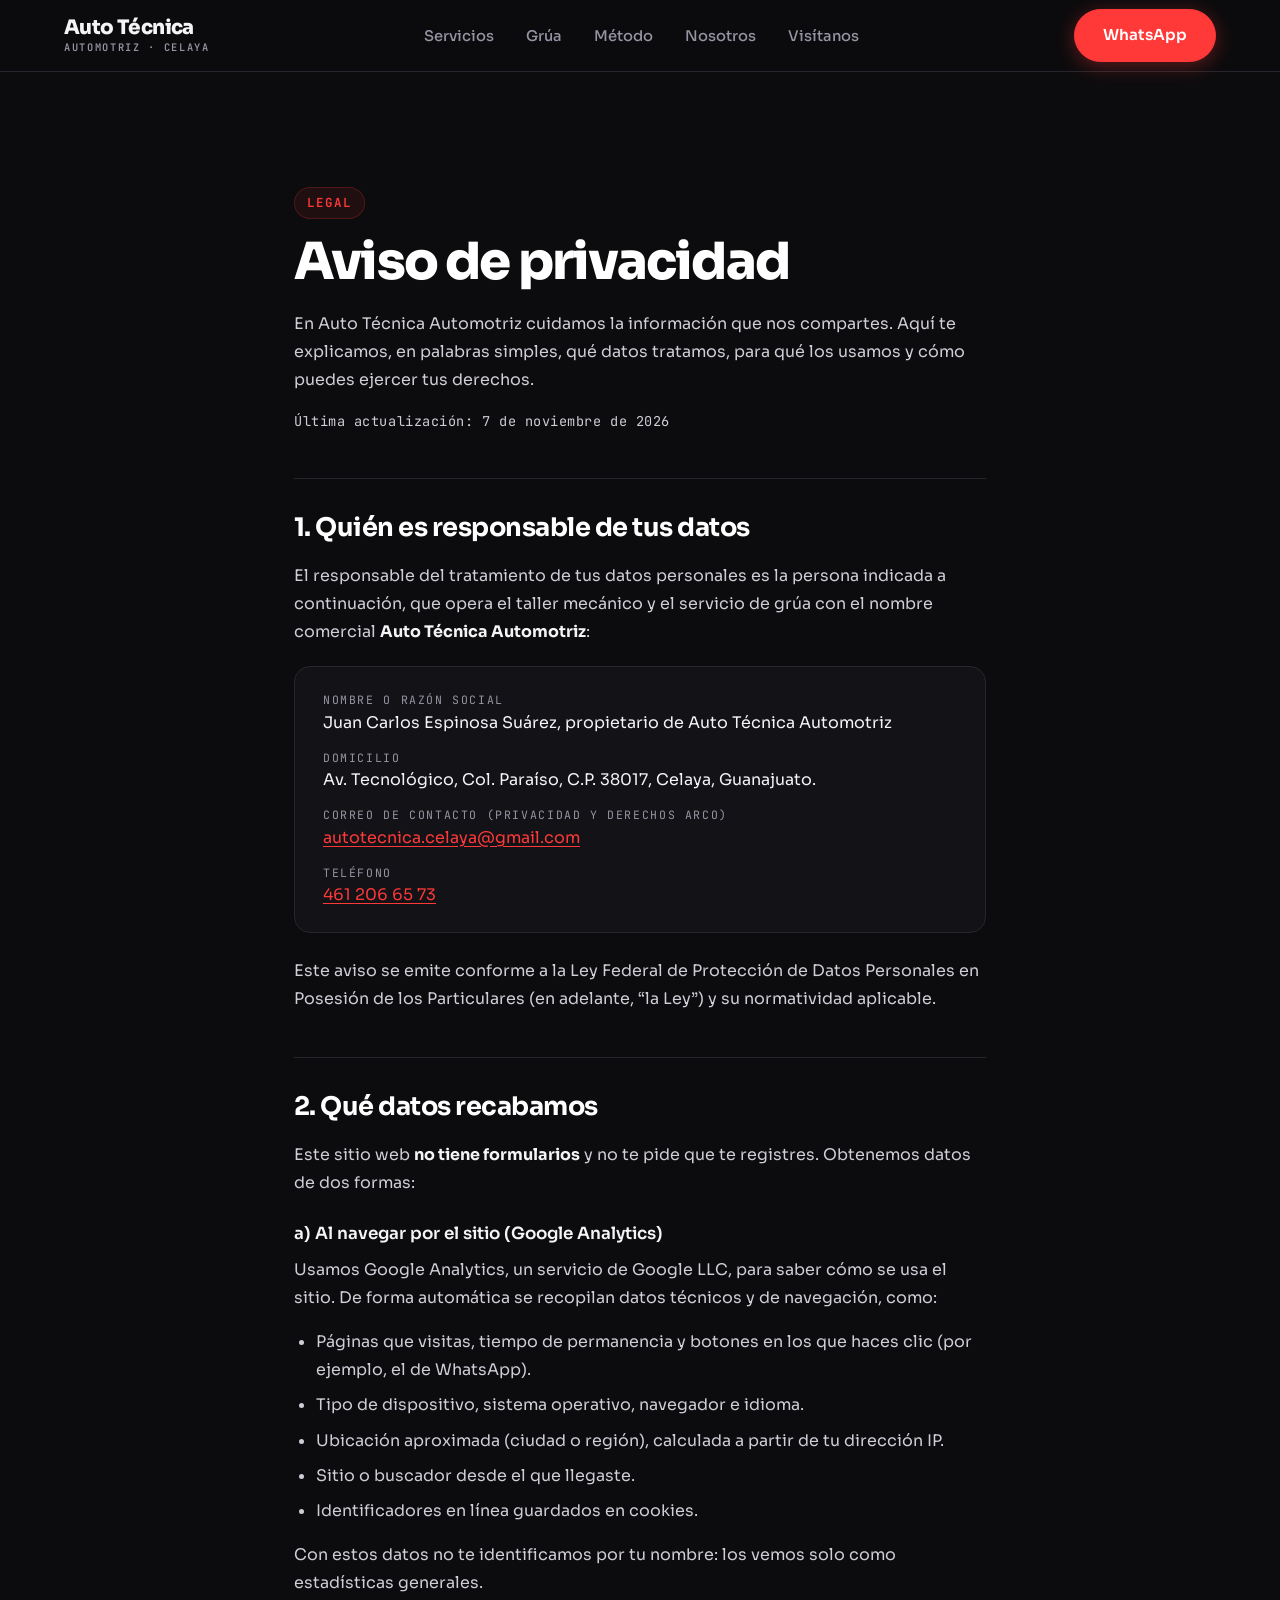
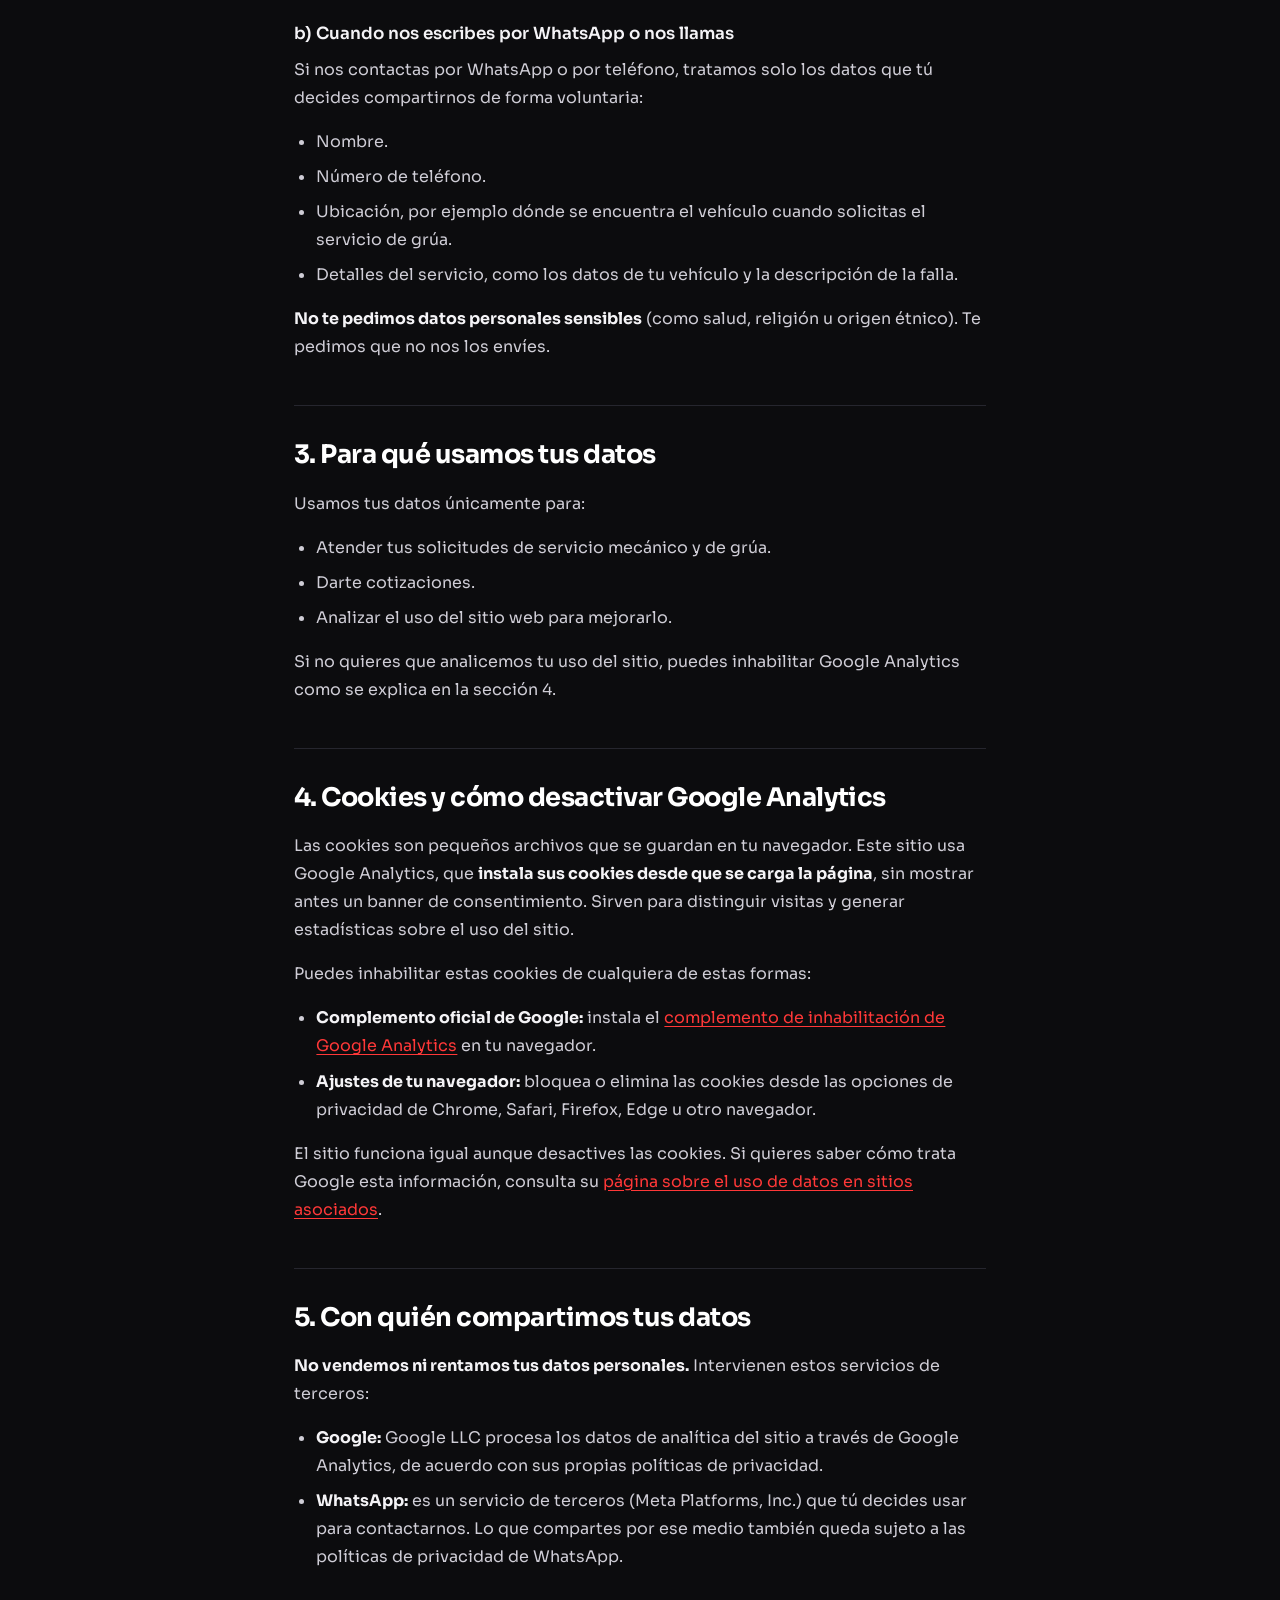
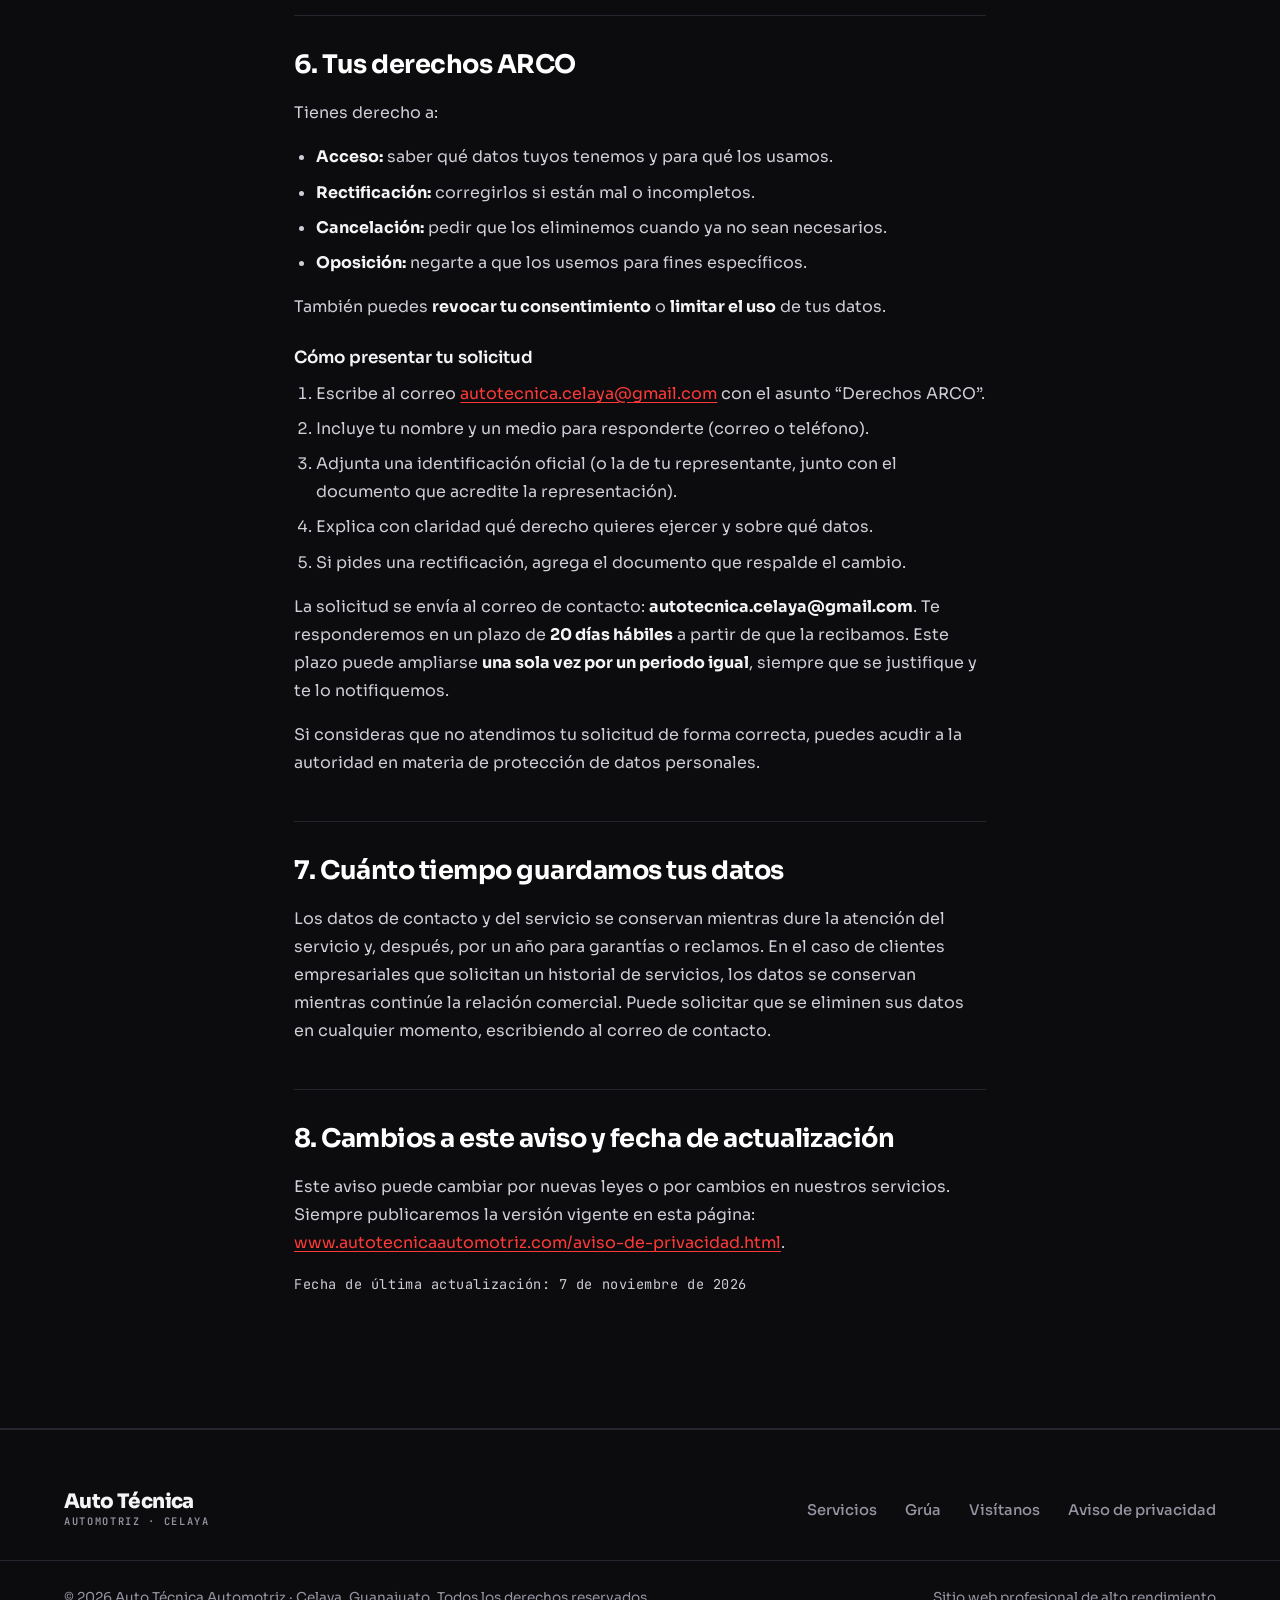
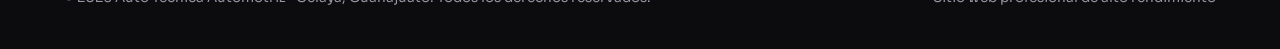
<file: aviso-de-privacidad.html>
<!DOCTYPE html>
<html lang="es-MX">
<head>
  <!--
    Aviso de privacidad integral de Auto Técnica Automotriz.
    Redactado conforme a la Ley Federal de Protección de Datos Personales
    en Posesión de los Particulares (LFPDPPP).
  -->

  <!-- Google tag (gtag.js): la misma medición que usa index.html -->
  <script async src="https://www.googletagmanager.com/gtag/js?id=G-MZ39DSTSV1"></script>
  <script>
    window.dataLayer = window.dataLayer || [];
    function gtag(){dataLayer.push(arguments);}
    gtag('js', new Date());
    gtag('config', 'G-MZ39DSTSV1');
  </script>

  <meta charset="utf-8">
  <meta name="viewport" content="width=device-width, initial-scale=1.0">
  <title>Aviso de privacidad | Auto Técnica Automotriz</title>
  <meta name="description" content="Aviso de privacidad de Auto Técnica Automotriz, taller mecánico y servicio de grúa en Celaya, Gto. Conoce qué datos tratamos, para qué y cómo ejercer tus derechos ARCO.">
  <link rel="canonical" href="https://www.autotecnicaautomotriz.com/aviso-de-privacidad.html">
  <meta name="theme-color" content="#0c0c0e">
  <!-- Mismo favicon en línea que la página principal -->
  <link rel="icon" type="image/svg+xml" href="data:image/svg+xml,%3Csvg xmlns='http://www.w3.org/2000/svg' viewBox='0 0 32 32'%3E%3Crect width='32' height='32' rx='6' fill='%230c0c0e'/%3E%3Cpath d='M16 6L7 26h4.5l2-4.5h5L20.5 26H25L16 6zm-1.2 12.2l1.2-3.2 1.2 3.2h-2.4z' fill='%23ef4444'/%3E%3C/svg%3E">

  <!-- Tipografías del sitio: Sora y JetBrains Mono -->
  <link rel="preconnect" href="https://fonts.googleapis.com">
  <link rel="preconnect" href="https://fonts.gstatic.com" crossorigin="">
  <link rel="stylesheet" href="https://fonts.googleapis.com/css2?family=JetBrains+Mono:wght@400;500;600;700&amp;family=Sora:wght@300;400;500;600;700;800&amp;display=swap">

  <!-- Hoja de estilos compartida con index.html -->
  <link rel="stylesheet" href="styles.css?v=2.0">

  <!--
    Estilos exclusivos de esta página (texto legal largo).
    Solo usan las variables de styles.css para no romper el diseño general.
  -->
  <style>
    .legal-content {
      max-width: 820px;
    }

    .legal-content h2 {
      font-size: clamp(1.3rem, 2vw, 1.6rem);
      font-weight: 700;
      letter-spacing: -0.02em;
      color: #ffffff;
      margin-top: 2.75rem;
      margin-bottom: 0.9rem;
      padding-top: 1.75rem;
      border-top: 1px solid var(--line);
    }

    .legal-content h3 {
      font-size: 1.05rem;
      font-weight: 600;
      color: var(--ink);
      margin-top: 1.5rem;
      margin-bottom: 0.5rem;
    }

    .legal-content p,
    .legal-content li {
      color: var(--ink-dim);
      line-height: 1.75;
    }

    .legal-content p {
      margin-bottom: 1rem;
    }

    .legal-content ul,
    .legal-content ol {
      padding-left: 1.4rem;
      margin-bottom: 1rem;
    }

    .legal-content li {
      margin-bottom: 0.45rem;
    }

    .legal-content a {
      color: var(--acc);
      text-underline-offset: 3px;
    }

    .legal-content a:hover {
      color: var(--acc-hover);
    }

    .legal-content strong {
      color: var(--ink);
    }

    /* Tarjeta con los datos del responsable */
    .legal-card {
      background: var(--bg2);
      border: 1px solid var(--line);
      border-radius: var(--radius-card);
      padding: 1.5rem 1.75rem;
      margin: 1.25rem 0 1.5rem;
    }

    .legal-card dl {
      display: grid;
      gap: 0.85rem;
    }

    .legal-card dt {
      font-family: var(--font-mono);
      font-size: 0.72rem;
      letter-spacing: 0.14em;
      text-transform: uppercase;
      color: var(--mut);
    }

    .legal-card dd {
      color: var(--ink);
    }

    .legal-updated {
      font-family: var(--font-mono);
      font-size: 0.85rem;
      color: var(--mut);
      letter-spacing: 0.04em;
    }
  </style>
</head>
<body>
  <!-- Enlace para saltar directo al contenido (accesibilidad) -->
  <a class="skip-link" href="#contenido-principal">Saltar al contenido principal</a>

  <!-- NAVEGACIÓN: misma barra que index.html; los enlaces regresan a las secciones de la página principal -->
  <header class="navbar">
    <div class="container nav-container">
      <a class="brand-logo" href="/" aria-label="Auto Técnica Automotriz - Inicio">
        <span class="brand-title">Auto Técnica</span>
        <span class="brand-sub">AUTOMOTRIZ · CELAYA</span>
      </a>
      <nav aria-label="Navegación principal">
        <ul class="nav-links">
          <li><a class="nav-link" href="/#servicios">Servicios</a></li>
          <li><a class="nav-link" href="/#grua">Grúa</a></li>
          <li><a class="nav-link" href="/#metodo">Método</a></li>
          <li><a class="nav-link" href="/#nosotros">Nosotros</a></li>
          <li><a class="nav-link" href="/#visitanos">Visítanos</a></li>
        </ul>
      </nav>
      <a class="btn btn-primary" href="https://wa.me/524612066573?text=Hola,%20vengo%20del%20sitio%20web." target="_blank" rel="noopener noreferrer" aria-label="Contactar por WhatsApp">
        WhatsApp
      </a>
    </div>
  </header>

  <main id="contenido-principal">
    <section class="section" aria-labelledby="aviso-heading">
      <div class="container legal-content">
        <span class="mono-eyebrow">Legal</span>
        <h1 class="section-title" id="aviso-heading">Aviso de privacidad</h1>
        <p class="section-desc">
          En Auto Técnica Automotriz cuidamos la información que nos compartes. Aquí te explicamos, en palabras simples, qué datos tratamos, para qué los usamos y cómo puedes ejercer tus derechos.
        </p>
        <p class="legal-updated">Última actualización: 7 de noviembre de 2026</p>

        <!-- 1. RESPONSABLE -->
        <h2 id="responsable">1. Quién es responsable de tus datos</h2>
        <p>
          El responsable del tratamiento de tus datos personales es la persona indicada a continuación, que opera el taller mecánico y el servicio de grúa con el nombre comercial <strong>Auto Técnica Automotriz</strong>:
        </p>
        <div class="legal-card">
          <dl>
            <div>
              <dt>Nombre o razón social</dt>
              <dd>Juan Carlos Espinosa Suárez, propietario de Auto Técnica Automotriz</dd>
            </div>
            <div>
              <dt>Domicilio</dt>
              <dd>Av. Tecnológico, Col. Paraíso, C.P. 38017, Celaya, Guanajuato.</dd>
            </div>
            <div>
              <dt>Correo de contacto (privacidad y derechos ARCO)</dt>
              <dd><a href="mailto:autotecnica.celaya@gmail.com">autotecnica.celaya@gmail.com</a></dd>
            </div>
            <div>
              <dt>Teléfono</dt>
              <dd><a href="tel:+524612066573">461 206 65 73</a></dd>
            </div>
          </dl>
        </div>
        <p>
          Este aviso se emite conforme a la Ley Federal de Protección de Datos Personales en Posesión de los Particulares (en adelante, “la Ley”) y su normatividad aplicable.
        </p>

        <!-- 2. DATOS QUE SE RECABAN -->
        <h2 id="datos">2. Qué datos recabamos</h2>
        <p>
          Este sitio web <strong>no tiene formularios</strong> y no te pide que te registres. Obtenemos datos de dos formas:
        </p>

        <h3>a) Al navegar por el sitio (Google Analytics)</h3>
        <p>
          Usamos Google Analytics, un servicio de Google LLC, para saber cómo se usa el sitio. De forma automática se recopilan datos técnicos y de navegación, como:
        </p>
        <ul>
          <li>Páginas que visitas, tiempo de permanencia y botones en los que haces clic (por ejemplo, el de WhatsApp).</li>
          <li>Tipo de dispositivo, sistema operativo, navegador e idioma.</li>
          <li>Ubicación aproximada (ciudad o región), calculada a partir de tu dirección IP.</li>
          <li>Sitio o buscador desde el que llegaste.</li>
          <li>Identificadores en línea guardados en cookies.</li>
        </ul>
        <p>
          Con estos datos no te identificamos por tu nombre: los vemos solo como estadísticas generales.
        </p>

        <h3>b) Cuando nos escribes por WhatsApp o nos llamas</h3>
        <p>
          Si nos contactas por WhatsApp o por teléfono, tratamos solo los datos que tú decides compartirnos de forma voluntaria:
        </p>
        <ul>
          <li>Nombre.</li>
          <li>Número de teléfono.</li>
          <li>Ubicación, por ejemplo dónde se encuentra el vehículo cuando solicitas el servicio de grúa.</li>
          <li>Detalles del servicio, como los datos de tu vehículo y la descripción de la falla.</li>
        </ul>
        <p>
          <strong>No te pedimos datos personales sensibles</strong> (como salud, religión u origen étnico). Te pedimos que no nos los envíes.
        </p>

        <!-- 3. FINALIDADES -->
        <h2 id="finalidades">3. Para qué usamos tus datos</h2>
        <p>Usamos tus datos únicamente para:</p>
        <ul>
          <li>Atender tus solicitudes de servicio mecánico y de grúa.</li>
          <li>Darte cotizaciones.</li>
          <li>Analizar el uso del sitio web para mejorarlo.</li>
        </ul>
        <p>
          Si no quieres que analicemos tu uso del sitio, puedes inhabilitar Google Analytics como se explica en la sección 4.
        </p>

        <!-- 4. COOKIES Y GOOGLE ANALYTICS -->
        <h2 id="cookies">4. Cookies y cómo desactivar Google Analytics</h2>
        <p>
          Las cookies son pequeños archivos que se guardan en tu navegador. Este sitio usa Google Analytics, que <strong>instala sus cookies desde que se carga la página</strong>, sin mostrar antes un banner de consentimiento. Sirven para distinguir visitas y generar estadísticas sobre el uso del sitio.
        </p>
        <p>Puedes inhabilitar estas cookies de cualquiera de estas formas:</p>
        <ul>
          <li>
            <strong>Complemento oficial de Google:</strong> instala el
            <a href="https://tools.google.com/dlpage/gaoptout?hl=es" target="_blank" rel="noopener noreferrer">complemento de inhabilitación de Google Analytics</a>
            en tu navegador.
          </li>
          <li>
            <strong>Ajustes de tu navegador:</strong> bloquea o elimina las cookies desde las opciones de privacidad de Chrome, Safari, Firefox, Edge u otro navegador.
          </li>
        </ul>
        <p>
          El sitio funciona igual aunque desactives las cookies. Si quieres saber cómo trata Google esta información, consulta su
          <a href="https://policies.google.com/technologies/partner-sites?hl=es" target="_blank" rel="noopener noreferrer">página sobre el uso de datos en sitios asociados</a>.
        </p>

        <!-- 5. TRANSFERENCIAS -->
        <h2 id="transferencias">5. Con quién compartimos tus datos</h2>
        <p>
          <strong>No vendemos ni rentamos tus datos personales.</strong> Intervienen estos servicios de terceros:
        </p>
        <ul>
          <li>
            <strong>Google:</strong> Google LLC procesa los datos de analítica del sitio a través de Google Analytics, de acuerdo con sus propias políticas de privacidad.
          </li>
          <li>
            <strong>WhatsApp:</strong> es un servicio de terceros (Meta Platforms, Inc.) que tú decides usar para contactarnos. Lo que compartes por ese medio también queda sujeto a las políticas de privacidad de WhatsApp.
          </li>
        </ul>

        <!-- 6. DERECHOS ARCO -->
        <h2 id="derechos-arco">6. Tus derechos ARCO</h2>
        <p>Tienes derecho a:</p>
        <ul>
          <li><strong>Acceso:</strong> saber qué datos tuyos tenemos y para qué los usamos.</li>
          <li><strong>Rectificación:</strong> corregirlos si están mal o incompletos.</li>
          <li><strong>Cancelación:</strong> pedir que los eliminemos cuando ya no sean necesarios.</li>
          <li><strong>Oposición:</strong> negarte a que los usemos para fines específicos.</li>
        </ul>
        <p>
          También puedes <strong>revocar tu consentimiento</strong> o <strong>limitar el uso</strong> de tus datos.
        </p>

        <h3>Cómo presentar tu solicitud</h3>
        <ol>
          <li>Escribe al correo <a href="mailto:autotecnica.celaya@gmail.com">autotecnica.celaya@gmail.com</a> con el asunto “Derechos ARCO”.</li>
          <li>Incluye tu nombre y un medio para responderte (correo o teléfono).</li>
          <li>Adjunta una identificación oficial (o la de tu representante, junto con el documento que acredite la representación).</li>
          <li>Explica con claridad qué derecho quieres ejercer y sobre qué datos.</li>
          <li>Si pides una rectificación, agrega el documento que respalde el cambio.</li>
        </ol>
        <!-- PENDIENTE: verificar los plazos de respuesta y de ampliación contra la LFPDPPP vigente antes de publicar. -->
        <p>
          La solicitud se envía al correo de contacto: <strong>autotecnica.celaya@gmail.com</strong>. Te responderemos en un plazo de <strong>20 días hábiles</strong> a partir de que la recibamos. Este plazo puede ampliarse <strong>una sola vez por un periodo igual</strong>, siempre que se justifique y te lo notifiquemos.
        </p>
        <p>
          Si consideras que no atendimos tu solicitud de forma correcta, puedes acudir a la autoridad en materia de protección de datos personales.
        </p>

        <!-- 7. CONSERVACIÓN -->
        <h2 id="conservacion">7. Cuánto tiempo guardamos tus datos</h2>
        <p>
          Los datos de contacto y del servicio se conservan mientras dure la atención del servicio y, después, por un año para garantías o reclamos. En el caso de clientes empresariales que solicitan un historial de servicios, los datos se conservan mientras continúe la relación comercial. Puede solicitar que se eliminen sus datos en cualquier momento, escribiendo al correo de contacto.
        </p>

        <!-- 8. CAMBIOS AL AVISO Y FECHA DE ACTUALIZACIÓN -->
        <h2 id="actualizacion">8. Cambios a este aviso y fecha de actualización</h2>
        <p>
          Este aviso puede cambiar por nuevas leyes o por cambios en nuestros servicios. Siempre publicaremos la versión vigente en esta página: <a href="https://www.autotecnicaautomotriz.com/aviso-de-privacidad.html">www.autotecnicaautomotriz.com/aviso-de-privacidad.html</a>.
        </p>
        <p class="legal-updated">Fecha de última actualización: 7 de noviembre de 2026</p>
      </div>
    </section>
  </main>

  <!-- FOOTER: misma estructura que index.html -->
  <footer class="site-footer">
    <div class="container footer-grid">
      <a class="brand-logo" href="/" aria-label="Auto Técnica Automotriz - Inicio">
        <span class="brand-title">Auto Técnica</span>
        <span class="brand-sub">AUTOMOTRIZ · CELAYA</span>
      </a>
      <ul class="footer-links">
        <li><a class="nav-link" href="/#servicios">Servicios</a></li>
        <li><a class="nav-link" href="/#grua">Grúa</a></li>
        <li><a class="nav-link" href="/#visitanos">Visítanos</a></li>
        <li><a class="nav-link" href="/aviso-de-privacidad.html" aria-current="page">Aviso de privacidad</a></li>
      </ul>
    </div>
    <div class="container footer-bottom">
      <span>© 2026 Auto Técnica Automotriz · Celaya, Guanajuato. Todos los derechos reservados.</span>
      <span>Sitio web profesional de alto rendimiento</span>
    </div>
  </footer>
</body>
</html>
</file>
<file: styles.css>
/* VARIABLES DE COLOR Y SISTEMA DE DISEÑO */
    :root {
      --bg: #0c0c0e;
      --bg2: #131317;
      --bg3: #1b1b22;
      --ink: #f4f3f6;
      --ink-dim: #cfcdd6;
      --mut: #9694a2;
      --line: #26262e;
      --line-bright: rgba(239, 68, 68, 0.35);
      --acc: #ff3838;
      --acc-hover: #e02828;
      --acc-glow: rgba(255, 56, 56, 0.4);
      --green-live: #10b981;
      
      --font-body: 'Sora', -apple-system, BlinkMacSystemFont, sans-serif;
      --font-mono: 'JetBrains Mono', monospace;
      
      --nav-height: 72px;
      --max-width: 1280px;
      --pad-x: clamp(24px, 5vw, 64px);
      --section-gap: clamp(80px, 9vw, 130px);
      --radius-btn: 999px;
      --radius-card: 16px;
    }

    *, *::before, *::after {
      box-sizing: border-box;
      margin: 0;
      padding: 0;
    }

    html {
      scroll-behavior: smooth;
      background-color: var(--bg);
      color: var(--ink);
      font-family: var(--font-body);
      font-size: 16px;
      line-height: 1.6;
    }

    body {
      background-color: var(--bg);
      color: var(--ink);
      overflow-x: hidden;
      min-height: 100vh;
      display: flex;
      flex-direction: column;
    }

    :focus-visible {
      outline: 2px solid var(--acc);
      outline-offset: 4px;
    }

    .skip-link {
      position: absolute;
      top: -100px;
      left: var(--pad-x);
      background: var(--acc);
      color: #fff;
      font-family: var(--font-mono);
      font-weight: 600;
      font-size: 0.85rem;
      padding: 8px 16px;
      border-radius: var(--radius-btn);
      z-index: 9999;
      text-decoration: none;
      transition: top 0.2s ease;
    }

    .skip-link:focus {
      top: 16px;
    }

    .container {
      max-width: var(--max-width);
      margin-left: auto;
      margin-right: auto;
      padding-left: var(--pad-x);
      padding-right: var(--pad-x);
      width: 100%;
    }

    .mono-eyebrow {
      font-family: var(--font-mono);
      font-size: 0.78rem;
      text-transform: uppercase;
      letter-spacing: 0.16em;
      color: var(--acc);
      display: inline-flex;
      align-items: center;
      gap: 8px;
      margin-bottom: 0.85rem;
      font-weight: 600;
      background: rgba(255, 56, 56, 0.08);
      padding: 5px 12px;
      border-radius: 999px;
      border: 1px solid rgba(255, 56, 56, 0.22);
    }

    .section-title {
      font-family: var(--font-body);
      font-weight: 800;
      font-size: clamp(2.1rem, 4vw, 3.4rem);
      letter-spacing: -0.035em;
      line-height: 1.15;
      margin-bottom: 1.15rem;
      color: #ffffff;
    }

    .section-desc {
      font-size: clamp(1rem, 1.25vw, 1.15rem);
      color: var(--mut);
      max-width: 680px;
      line-height: 1.65;
      margin-bottom: 3rem;
    }

    .text-red {
      color: var(--acc);
      font-style: normal;
    }

    /* BOTONES */
    .btn {
      display: inline-flex;
      align-items: center;
      justify-content: center;
      gap: 10px;
      font-family: var(--font-body);
      font-weight: 600;
      font-size: 0.95rem;
      padding: 13px 28px;
      border-radius: var(--radius-btn);
      text-decoration: none;
      transition: all 0.25s cubic-bezier(0.16, 1, 0.3, 1);
      cursor: pointer;
      border: 1px solid transparent;
      white-space: nowrap;
      position: relative;
    }

    .btn-primary {
      background-color: var(--acc);
      color: #ffffff;
      border-color: var(--acc);
      box-shadow: 0 4px 20px rgba(255, 56, 56, 0.35);
    }

    .btn-primary:hover {
      background-color: var(--acc-hover);
      border-color: var(--acc-hover);
      transform: translateY(-2px);
      box-shadow: 0 10px 28px rgba(255, 56, 56, 0.5);
    }

    .btn-secondary {
      background-color: rgba(27, 27, 34, 0.7);
      color: var(--ink);
      border-color: var(--line);
      backdrop-filter: blur(10px);
    }

    .btn-secondary:hover {
      background-color: var(--bg3);
      border-color: rgba(255, 255, 255, 0.2);
      transform: translateY(-2px);
      box-shadow: 0 8px 24px rgba(0, 0, 0, 0.5);
    }

    .btn-icon {
      width: 18px;
      height: 18px;
      fill: currentColor;
    }

    /* REVEALS */
    .reveal {
      opacity: 0;
      transform: translateY(24px);
      transition: opacity 0.7s cubic-bezier(0.16, 1, 0.3, 1), transform 0.7s cubic-bezier(0.16, 1, 0.3, 1);
      will-change: opacity, transform;
    }

    .reveal.is-in {
      opacity: 1;
      transform: translateY(0);
    }

    /* NAVBAR */
    .navbar {
      position: sticky;
      top: 0;
      height: var(--nav-height);
      background-color: rgba(12, 12, 14, 0.88);
      backdrop-filter: blur(16px);
      -webkit-backdrop-filter: blur(16px);
      border-bottom: 1px solid var(--line);
      z-index: 1000;
      display: flex;
      align-items: center;
    }

    .nav-container {
      display: flex;
      align-items: center;
      justify-content: space-between;
      width: 100%;
    }

    .brand-logo {
      display: flex;
      flex-direction: column;
      text-decoration: none;
      color: var(--ink);
    }

    .brand-title {
      font-weight: 800;
      font-size: 1.25rem;
      letter-spacing: -0.03em;
      line-height: 1.15;
    }

    .brand-sub {
      font-family: var(--font-mono);
      font-size: 0.65rem;
      letter-spacing: 0.16em;
      color: var(--mut);
      text-transform: uppercase;
      font-weight: 600;
    }

    .nav-links {
      display: none;
      list-style: none;
      gap: 32px;
      align-items: center;
    }

    @media (min-width: 900px) {
      .nav-links {
        display: flex;
      }
    }

    @media (min-width: 900px) and (max-width: 1199px) {
      .nav-links {
        gap: 12px;
      }

      .nav-link {
        font-size: 0.82rem;
      }
    }

    .nav-link {
      color: var(--mut);
      text-decoration: none;
      font-size: 0.92rem;
      font-weight: 500;
      transition: color 0.2s ease;
      position: relative;
    }

    .nav-link::after {
      content: '';
      position: absolute;
      bottom: -6px;
      left: 0;
      width: 0%;
      height: 2px;
      background: var(--acc);
      transition: width 0.25s ease;
    }

    .nav-link:hover {
      color: #fff;
    }

    .nav-link:hover::after {
      width: 100%;
    }

    /* HERO SECTION */
    .hero-section {
      position: relative;
      padding-top: clamp(60px, 8vw, 105px);
      padding-bottom: clamp(75px, 9vw, 120px);
      background-color: var(--bg);
      border-bottom: 1px solid var(--line);
      overflow: hidden;
      min-height: calc(100vh - var(--nav-height));
      display: flex;
      align-items: center;
    }

    .hero-bg-photo {
      position: absolute;
      inset: 0;
      z-index: 1;
      background-image: url('assets/img/hero.webp');
      background-size: cover;
      background-position: center right;
      opacity: 0.42;
      filter: saturate(1.1) contrast(1.15);
      transform: scale(1.02);
      transition: transform 0.6s ease;
      will-change: transform;
    }

    .hero-bg-overlay {
      position: absolute;
      inset: 0;
      z-index: 2;
      pointer-events: none;
      background: 
        radial-gradient(ellipse at 80% 30%, rgba(255, 56, 56, 0.22) 0%, transparent 60%),
        linear-gradient(90deg, #0c0c0e 0%, rgba(12, 12, 14, 0.95) 45%, rgba(12, 12, 14, 0.65) 80%, rgba(12, 12, 14, 0.88) 100%),
        linear-gradient(180deg, rgba(12, 12, 14, 0.5) 0%, rgba(12, 12, 14, 0.8) 70%, var(--bg) 100%);
    }

    .hero-grid {
      position: relative;
      z-index: 3;
      display: grid;
      grid-template-columns: 1fr;
      gap: 52px;
      align-items: center;
      width: 100%;
    }

    @media (min-width: 1024px) {
      .hero-grid {
        grid-template-columns: 1.28fr 0.82fr;
        gap: 68px;
      }
    }

    .hero-h1 {
      font-size: clamp(2.7rem, 5.2vw, 4.3rem);
      font-weight: 800;
      line-height: 1.08;
      letter-spacing: -0.04em;
      margin-bottom: 1.4rem;
      text-shadow: 0 4px 28px rgba(0, 0, 0, 0.9);
      color: #fff;
    }

    .hero-copy {
      font-size: clamp(1.05rem, 1.35vw, 1.2rem);
      color: var(--ink-dim);
      line-height: 1.65;
      margin-bottom: 2.2rem;
      max-width: 600px;
    }

    .hero-actions {
      display: flex;
      flex-wrap: wrap;
      gap: 16px;
      margin-bottom: 2.4rem;
    }

    .hero-chips {
      display: flex;
      flex-wrap: wrap;
      gap: 12px;
    }

    .chip {
      font-family: var(--font-mono);
      font-size: 0.78rem;
      padding: 7px 16px;
      background: rgba(22, 22, 28, 0.85);
      border: 1px solid var(--line);
      border-radius: var(--radius-btn);
      color: var(--ink);
      letter-spacing: 0.04em;
      backdrop-filter: blur(8px);
      transition: all 0.2s;
    }

    .chip:hover {
      border-color: rgba(255, 56, 56, 0.5);
      background: rgba(30, 30, 38, 0.95);
    }

    /* FICHA LATERAL HERO */
    .hero-card {
      background: rgba(19, 19, 24, 0.88);
      border: 1px solid rgba(255, 255, 255, 0.08);
      border-radius: var(--radius-card);
      padding: clamp(28px, 4vw, 38px);
      position: relative;
      backdrop-filter: blur(20px);
      box-shadow: 0 24px 60px rgba(0, 0, 0, 0.7), inset 0 1px 0 rgba(255, 255, 255, 0.08);
      transition: all 0.3s ease;
    }

    .hero-card:hover {
      border-color: rgba(255, 56, 56, 0.45);
      box-shadow: 0 30px 70px rgba(0, 0, 0, 0.8), 0 0 32px rgba(255, 56, 56, 0.15);
    }

    .status-badge {
      display: inline-flex;
      align-items: center;
      gap: 10px;
      font-family: var(--font-mono);
      font-size: 0.76rem;
      color: #e5e5ec;
      letter-spacing: 0.08em;
      text-transform: uppercase;
      margin-bottom: 1.8rem;
      background: rgba(16, 185, 129, 0.1);
      border: 1px solid rgba(16, 185, 129, 0.3);
      padding: 6px 14px;
      border-radius: 999px;
    }

    .status-dot-green {
      width: 8px;
      height: 8px;
      border-radius: 50%;
      background-color: var(--green-live);
      box-shadow: 0 0 10px var(--green-live);
      position: relative;
    }

    .status-dot-green::after {
      content: '';
      position: absolute;
      inset: -4px;
      border-radius: 50%;
      border: 1px solid var(--green-live);
      animation: greenPulse 2s infinite ease-out;
    }

    @keyframes greenPulse {
      0% { transform: scale(0.8); opacity: 1; }
      100% { transform: scale(2.4); opacity: 0; }
    }

    .info-rows {
      display: flex;
      flex-direction: column;
      gap: 18px;
      margin-bottom: 2.2rem;
    }

    .info-row {
      display: flex;
      flex-direction: column;
      border-bottom: 1px solid var(--line);
      padding-bottom: 12px;
    }

    .info-row-label {
      font-family: var(--font-mono);
      font-size: 0.72rem;
      color: var(--mut);
      text-transform: uppercase;
      letter-spacing: 0.12em;
      margin-bottom: 4px;
      font-weight: 600;
    }

    .info-row-value {
      font-size: 0.98rem;
      font-weight: 500;
      color: var(--ink);
      text-decoration: none;
      transition: color 0.2s ease;
    }

    a.info-row-value:hover {
      color: var(--acc);
    }

    /* SECCIONES BASE */
    .section {
      padding-top: var(--section-gap);
      padding-bottom: var(--section-gap);
      border-bottom: 1px solid var(--line);
      position: relative;
      scroll-margin-top: var(--nav-height);
    }

    .section-bg2 {
      background-color: var(--bg2);
    }

    /* SERVICIO DE GRÚA */
    .towing-section {
      background-image: radial-gradient(ellipse at 88% 8%, rgba(255, 56, 56, 0.12), transparent 42%);
    }

    .towing-layout {
      display: grid;
      grid-template-columns: 1fr;
      gap: 28px;
      align-items: start;
    }

    .towing-main {
      display: flex;
      flex-direction: column;
      gap: 20px;
      min-width: 0;
    }

    .towing-visual {
      min-height: 230px;
      padding: clamp(24px, 4vw, 40px);
      border: 1px solid var(--line);
      border-radius: var(--radius-card);
      background: radial-gradient(ellipse at 50% 100%, rgba(255, 56, 56, 0.13), transparent 62%), var(--bg3);
      display: flex;
      flex-direction: column;
      align-items: center;
      justify-content: center;
      gap: 12px;
      overflow: hidden;
      color: var(--acc);
    }

    .towing-visual-label {
      align-self: flex-start;
      color: var(--mut);
      font-family: var(--font-mono);
      font-size: 0.72rem;
      letter-spacing: 0.12em;
      text-transform: uppercase;
    }

    .towing-truck-illustration {
      display: block;
      width: min(100%, 620px);
      max-height: 330px;
      height: auto;
      object-fit: contain;
      filter: drop-shadow(0 14px 24px rgba(255, 56, 56, 0.12));
    }

    .towing-visual figcaption {
      color: var(--ink-dim);
      font-size: 0.9rem;
      font-weight: 600;
    }

    .towing-feature-list {
      display: grid;
      grid-template-columns: 1fr;
      gap: 12px;
      list-style: none;
    }

    .towing-feature-card {
      display: flex;
      align-items: flex-start;
      gap: 14px;
      padding: 18px;
      border: 1px solid var(--line);
      border-radius: 12px;
      background: var(--bg3);
      color: var(--ink-dim);
      line-height: 1.55;
    }

    .towing-feature-icon {
      display: flex;
      flex: 0 0 28px;
      width: 28px;
      height: 28px;
      align-items: center;
      justify-content: center;
      border: 1px solid rgba(255, 56, 56, 0.35);
      border-radius: 50%;
      background: rgba(255, 56, 56, 0.12);
    }

    .towing-feature-icon svg {
      width: 15px;
      height: 15px;
      fill: var(--acc);
    }

    .towing-restriction {
      display: flex;
      align-items: flex-start;
      gap: 12px;
      padding: 18px 20px;
      border: 1px solid rgba(255, 56, 56, 0.42);
      border-radius: 12px;
      background: rgba(255, 56, 56, 0.09);
      color: var(--ink);
      font-weight: 600;
      line-height: 1.55;
    }

    .towing-restriction svg {
      flex: 0 0 22px;
      width: 22px;
      height: 22px;
      fill: var(--acc);
    }

    .towing-contact-card,
    .towing-rates-card {
      min-width: 0;
      padding: clamp(24px, 4vw, 34px);
      border: 1px solid var(--line);
      border-radius: var(--radius-card);
      background: var(--bg3);
    }

    .towing-contact-card h3,
    .towing-rates-card h3 {
      margin-bottom: 20px;
      color: #fff;
      font-size: 1.35rem;
      font-weight: 700;
      letter-spacing: -0.02em;
    }

    .towing-call-button {
      width: 100%;
      min-height: 54px;
      color: var(--bg);
      white-space: normal;
      text-align: center;
    }

    .towing-contact-list {
      display: grid;
      gap: 20px;
      margin-top: 24px;
    }

    .towing-contact-item {
      display: flex;
      flex-direction: column;
      align-items: flex-start;
      gap: 8px;
      padding-top: 18px;
      border-top: 1px solid var(--line);
    }

    .towing-contact-item > a:not(.btn) {
      color: var(--ink);
      font-size: 1.1rem;
      font-weight: 700;
      text-decoration: none;
    }

    .towing-contact-item > a:not(.btn):hover {
      color: var(--acc);
    }

    .towing-contact-item .btn {
      margin-top: 4px;
      white-space: normal;
      text-align: center;
    }

    .towing-rates-card {
      margin-top: 24px;
    }

    .towing-rates {
      display: grid;
      gap: 0;
    }

    .towing-rate {
      display: flex;
      flex-direction: column;
      gap: 4px;
      padding: 16px 0;
      border-bottom: 1px solid var(--line);
    }

    .towing-rate dt {
      color: var(--ink-dim);
      font-weight: 600;
    }

    .towing-rate dd {
      color: var(--ink);
      font-family: var(--font-mono);
      font-size: 0.92rem;
      font-weight: 600;
    }

    .towing-rate:first-child dd {
      color: var(--ink);
      font-size: 1rem;
    }

    .towing-rate-note {
      margin-top: 18px;
      color: var(--mut);
      font-size: 0.9rem;
      line-height: 1.6;
    }

    @media (min-width: 640px) {
      .towing-feature-list {
        grid-template-columns: repeat(2, minmax(0, 1fr));
      }

      .towing-rate {
        flex-direction: row;
        justify-content: space-between;
        align-items: baseline;
        gap: 20px;
      }

      .towing-rate dd {
        text-align: right;
      }
    }

    @media (min-width: 980px) {
      .towing-layout {
        grid-template-columns: minmax(0, 1.1fr) minmax(300px, 0.9fr);
        gap: 32px;
      }
    }

    /* 01 SERVICIOS / ESPECIALIDADES: GRID 3 COLUMNAS */
    .services-grid {
      display: grid;
      grid-template-columns: 1fr;
      gap: 20px;
    }

    @media (min-width: 680px) {
      .services-grid {
        grid-template-columns: repeat(2, 1fr);
      }
    }

    @media (min-width: 1080px) {
      .services-grid {
        grid-template-columns: repeat(3, 1fr);
      }
    }

    .service-card {
      position: relative;
      border-radius: var(--radius-card);
      overflow: hidden;
      border: 1px solid var(--line);
      min-height: 240px;
      display: flex;
      flex-direction: column;
      justify-content: flex-end;
      padding: 28px 24px;
      text-decoration: none;
      transition: all 0.35s cubic-bezier(0.16, 1, 0.3, 1);
      background-color: var(--bg2);
    }

    .service-card-bg {
      position: absolute;
      inset: 0;
      z-index: 0;
      background-size: cover !important;
      background-position: center !important;
      transition: transform 0.6s cubic-bezier(0.16, 1, 0.3, 1), filter 0.4s ease, opacity 0.4s ease;
      opacity: 0.70;
      filter: saturate(1.05) contrast(1.15) brightness(0.90);
    }

    .service-card-overlay {
      position: absolute;
      inset: 0;
      z-index: 1;
      background: linear-gradient(180deg, rgba(12, 12, 14, 0.20) 0%, rgba(12, 12, 14, 0.60) 50%, rgba(12, 12, 14, 0.90) 100%);
      pointer-events: none;
      transition: background 0.3s ease;
    }

    .service-card-content {
      position: relative;
      z-index: 2;
      display: flex;
      flex-direction: column;
    }

    .service-card-top {
      display: flex;
      justify-content: space-between;
      align-items: center;
      margin-bottom: 14px;
    }

    .service-badge-num {
      font-family: var(--font-mono);
      font-size: 0.82rem;
      font-weight: 700;
      color: var(--acc);
      background: rgba(255, 56, 56, 0.12);
      border: 1px solid rgba(255, 56, 56, 0.3);
      padding: 3px 10px;
      border-radius: 999px;
    }

    .service-arrow-icon {
      color: var(--mut);
      font-size: 1.15rem;
      transition: transform 0.3s ease, color 0.3s ease;
    }

    .service-card-title {
      font-size: 1.25rem;
      font-weight: 700;
      color: #ffffff;
      margin-bottom: 8px;
      line-height: 1.25;
      letter-spacing: -0.02em;
    }

    .service-card-desc {
      font-size: 0.9rem;
      color: var(--mut);
      line-height: 1.55;
    }

    .service-card:hover {
      transform: translateY(-4px);
      border-color: rgba(255, 56, 56, 0.55);
      box-shadow: 0 16px 36px rgba(0, 0, 0, 0.65), 0 0 24px rgba(255, 56, 56, 0.15);
    }

    .service-card:hover .service-card-bg {
      position: absolute;
      inset: 0;
      z-index: 0;
      background-size: cover !important;
      background-position: center !important;
      transition: transform 0.6s cubic-bezier(0.16, 1, 0.3, 1), filter 0.4s ease, opacity 0.4s ease;
      opacity: 0.70;
      filter: saturate(1.05) contrast(1.15) brightness(0.90);
    }

    .service-card:hover .service-arrow-icon {
      transform: translateX(6px);
      color: var(--acc);
    }

    .service-card:hover .service-card-title {
      color: #ffffff;
    }

    /* 02 MÉTODO / TIMELINE HORIZONTAL DE 4 PASOS */
    .timeline-steps {
      display: grid;
      grid-template-columns: 1fr;
      gap: 20px;
    }

    @media (min-width: 640px) {
      .timeline-steps {
        grid-template-columns: repeat(2, 1fr);
      }
    }

    @media (min-width: 1024px) {
      .timeline-steps {
        grid-template-columns: repeat(4, 1fr);
      }
    }

    .step-card {
      background: var(--bg3);
      border: 1px solid var(--line);
      border-radius: var(--radius-card);
      padding: 32px 26px;
      display: flex;
      flex-direction: column;
      position: relative;
      transition: all 0.3s cubic-bezier(0.16, 1, 0.3, 1);
    }

    .step-card::before {
      content: '';
      position: absolute;
      top: 0;
      left: 0;
      right: 0;
      height: 3px;
      background: linear-gradient(90deg, var(--acc), transparent);
      opacity: 0;
      transition: opacity 0.3s ease;
    }

    .step-card:hover {
      transform: translateY(-5px);
      border-color: rgba(255, 56, 56, 0.45);
      box-shadow: 0 16px 32px rgba(0, 0, 0, 0.5), 0 0 24px rgba(255, 56, 56, 0.12);
    }

    .step-card:hover::before {
      opacity: 1;
    }

    .step-header {
      display: flex;
      align-items: center;
      justify-content: space-between;
      margin-bottom: 1.5rem;
    }

    .step-num-pill {
      font-family: var(--font-mono);
      font-size: 0.76rem;
      font-weight: 700;
      color: var(--acc);
      letter-spacing: 0.12em;
    }

    .step-circle {
      width: 32px;
      height: 32px;
      border-radius: 50%;
      background: rgba(255, 56, 56, 0.12);
      border: 1px solid rgba(255, 56, 56, 0.3);
      display: flex;
      align-items: center;
      justify-content: center;
      font-family: var(--font-mono);
      font-size: 0.85rem;
      font-weight: 700;
      color: var(--acc);
    }

    .step-title {
      font-size: 1.28rem;
      font-weight: 700;
      color: #fff;
      margin-bottom: 0.75rem;
      letter-spacing: -0.02em;
    }

    .step-desc {
      font-size: 0.94rem;
      color: var(--mut);
      line-height: 1.6;
    }

    /* 03 MISIÓN, VISIÓN Y VALORES EN 2 COLUMNAS ELEGANTES */
    .about-split {
      display: grid;
      grid-template-columns: 1fr;
      gap: 40px;
    }

    @media (min-width: 1024px) {
      .about-split {
        grid-template-columns: 1.15fr 0.85fr;
        gap: 52px;
      }
    }

    .mv-cards-col {
      display: flex;
      flex-direction: column;
      gap: 24px;
    }

    .mv-card {
      background: var(--bg3);
      border: 1px solid var(--line);
      border-radius: var(--radius-card);
      padding: 34px 30px;
      position: relative;
      transition: all 0.3s ease;
    }

    .mv-card:hover {
      border-color: rgba(255, 56, 56, 0.35);
      box-shadow: 0 14px 32px rgba(0, 0, 0, 0.4);
    }

    .mv-badge {
      font-family: var(--font-mono);
      font-size: 0.75rem;
      font-weight: 700;
      color: var(--acc);
      text-transform: uppercase;
      letter-spacing: 0.12em;
      margin-bottom: 0.8rem;
      display: inline-block;
    }

    .mv-card-title {
      font-size: 1.45rem;
      font-weight: 700;
      color: #fff;
      margin-bottom: 0.85rem;
    }

    .mv-card-body {
      font-size: 0.96rem;
      color: var(--ink-dim);
      line-height: 1.7;
    }

    .values-grid-col {
      display: flex;
      flex-direction: column;
      gap: 16px;
    }

    .value-box {
      background: var(--bg2);
      border: 1px solid var(--line);
      border-radius: 12px;
      padding: 22px 20px;
      display: flex;
      gap: 16px;
      align-items: flex-start;
      transition: all 0.25s ease;
    }

    .value-box:hover {
      background: rgba(255, 255, 255, 0.025);
      border-color: rgba(255, 56, 56, 0.35);
      transform: translateX(4px);
    }

    .value-check-icon {
      width: 28px;
      height: 28px;
      border-radius: 50%;
      background: rgba(255, 56, 56, 0.15);
      border: 1px solid rgba(255, 56, 56, 0.35);
      display: flex;
      align-items: center;
      justify-content: center;
      flex-shrink: 0;
      margin-top: 2px;
    }

    .value-check-icon svg {
      width: 14px;
      height: 14px;
      fill: var(--acc);
    }

    .value-info h4 {
      font-size: 1.12rem;
      font-weight: 700;
      color: #ffffff;
      margin-bottom: 4px;
    }

    .value-info p {
      font-size: 0.92rem;
      color: var(--mut);
      line-height: 1.55;
    }

    /* 04 CONFIANZA */
    .trust-grid {
      display: grid;
      grid-template-columns: 1fr;
      gap: 52px;
      align-items: center;
    }

    @media (min-width: 980px) {
      .trust-grid {
        grid-template-columns: 1fr 1fr;
      }
    }

    .trust-visual {
      position: relative;
      border-radius: var(--radius-card);
      overflow: hidden;
      border: 1px solid var(--line);
      background: var(--bg2);
      min-height: 440px;
      display: flex;
      flex-direction: column;
      justify-content: flex-end;
      padding: 32px;
      box-shadow: 0 20px 50px rgba(0, 0, 0, 0.65);
      transition: all 0.35s ease;
    }

    .trust-visual:hover {
      border-color: rgba(255, 56, 56, 0.5);
      box-shadow: 0 26px 60px rgba(0, 0, 0, 0.8), 0 0 32px rgba(255, 56, 56, 0.2);
    }

    .trust-visual-photo {
      position: absolute;
      inset: 0;
      width: 100%;
      height: 100%;
      object-fit: cover;
      object-position: center;
      z-index: 0;
      filter: brightness(0.85) contrast(1.1);
      transition: transform 0.6s cubic-bezier(0.16, 1, 0.3, 1);
    }

    .trust-visual:hover .trust-visual-photo {
      transform: scale(1.05);
    }

    .trust-visual-bg {
      position: absolute;
      inset: 0;
      background: linear-gradient(180deg, rgba(12,12,14,0.15) 0%, rgba(12,12,14,0.65) 50%, rgba(12,12,14,0.95) 100%);
      z-index: 1;
      pointer-events: none;
    }

    .trust-badge-card {
      position: relative;
      z-index: 2;
      background: rgba(20, 20, 26, 0.92);
      border: 1px solid rgba(255, 56, 56, 0.4);
      border-radius: 12px;
      padding: 14px 24px;
      display: inline-flex;
      align-items: center;
      gap: 12px;
      width: fit-content;
      backdrop-filter: blur(12px);
      box-shadow: 0 10px 30px rgba(0,0,0,0.6);
    }

    .trust-badge-pulse {
      width: 9px;
      height: 9px;
      border-radius: 50%;
      background: var(--acc);
      box-shadow: 0 0 10px var(--acc);
    }

    .trust-badge-text {
      font-family: var(--font-mono);
      font-size: 0.88rem;
      font-weight: 700;
      color: #fff;
    }

    .trust-points {
      display: flex;
      flex-direction: column;
      gap: 24px;
    }

    .trust-point {
      display: flex;
      gap: 18px;
      align-items: flex-start;
      padding: 20px;
      background: var(--bg3);
      border-radius: 14px;
      border: 1px solid var(--line);
      transition: all 0.25s ease;
    }

    .trust-point:hover {
      border-color: rgba(255, 56, 56, 0.35);
      transform: translateX(4px);
      box-shadow: 0 10px 24px rgba(0, 0, 0, 0.35);
    }

    .trust-point-icon {
      width: 32px;
      height: 32px;
      border-radius: 50%;
      background: rgba(255, 56, 56, 0.15);
      border: 1px solid rgba(255, 56, 56, 0.35);
      display: flex;
      align-items: center;
      justify-content: center;
      flex-shrink: 0;
      margin-top: 2px;
    }

    .trust-point-icon svg {
      width: 16px;
      height: 16px;
      fill: var(--acc);
    }

    .trust-point-content h3 {
      font-size: 1.2rem;
      font-weight: 700;
      color: #fff;
      margin-bottom: 6px;
    }

    .trust-point-content p {
      font-size: 0.95rem;
      color: var(--mut);
      line-height: 1.6;
    }

    /* 05 CLIENTES / RESEÑAS EN GRID DE 3 COLUMNAS */
    .reviews-grid-3 {
      display: grid;
      grid-template-columns: 1fr;
      gap: 22px;
    }

    @media (min-width: 680px) {
      .reviews-grid-3 {
        grid-template-columns: repeat(2, 1fr);
      }
    }

    @media (min-width: 1040px) {
      .reviews-grid-3 {
        grid-template-columns: repeat(3, 1fr);
      }
    }

    .review-card {
      background: var(--bg2);
      border: 1px solid var(--line);
      border-radius: var(--radius-card);
      padding: 30px 26px;
      display: flex;
      flex-direction: column;
      justify-content: space-between;
      position: relative;
      transition: all 0.3s cubic-bezier(0.16, 1, 0.3, 1);
    }

    .review-card:hover {
      border-color: rgba(255, 56, 56, 0.45);
      transform: translateY(-4px);
      box-shadow: 0 16px 36px rgba(0, 0, 0, 0.5), 0 0 24px rgba(255, 56, 56, 0.1);
    }

    .stars-row {
      display: flex;
      gap: 4px;
      color: var(--acc);
      font-size: 1.05rem;
      margin-bottom: 1.1rem;
      letter-spacing: 2px;
    }

    .review-text {
      font-size: 1.02rem;
      line-height: 1.65;
      color: var(--ink);
      margin-bottom: 1.6rem;
      font-style: italic;
    }

    .review-meta {
      display: flex;
      justify-content: space-between;
      align-items: center;
      font-family: var(--font-mono);
      font-size: 0.76rem;
      color: var(--mut);
      border-top: 1px solid rgba(255, 255, 255, 0.06);
      padding-top: 14px;
    }

    .review-source {
      background: var(--bg3);
      padding: 4px 10px;
      border-radius: 6px;
      border: 1px solid var(--line);
      color: #fff;
      font-weight: 600;
    }

    /* 06 VISÍTANOS SPLIT */
    .visit-grid {
      display: grid;
      grid-template-columns: 1fr;
      gap: 52px;
      align-items: start;
    }

    @media (min-width: 980px) {
      .visit-grid {
        grid-template-columns: 1.15fr 0.85fr;
      }
    }

    .visit-card {
      background: var(--bg3);
      border: 1px solid var(--line);
      border-radius: var(--radius-card);
      padding: clamp(28px, 4vw, 40px);
      box-shadow: 0 20px 50px rgba(0, 0, 0, 0.5);
      transition: border-color 0.3s ease;
    }

    .visit-card:hover {
      border-color: rgba(255, 56, 56, 0.4);
    }

    .schedule-table {
      width: 100%;
      border-collapse: collapse;
      margin-top: 1.2rem;
      font-size: 0.94rem;
    }

    .schedule-table tr {
      border-bottom: 1px solid var(--line);
    }

    .schedule-table tr:last-child {
      border-bottom: none;
    }

    .schedule-table td {
      padding: 12px 0;
    }

    .schedule-table td:last-child {
      text-align: right;
      font-family: var(--font-mono);
      font-weight: 600;
    }

    /* FOOTER */
    .site-footer {
      background: var(--bg);
      border-top: 1px solid var(--line);
      padding: 60px 0 40px;
    }

    .footer-grid {
      display: flex;
      flex-direction: column;
      gap: 36px;
    }

    @media (min-width: 768px) {
      .footer-grid {
        flex-direction: row;
        justify-content: space-between;
        align-items: center;
      }
    }

    .footer-links {
      display: flex;
      flex-wrap: wrap;
      gap: 28px;
      list-style: none;
    }

    .footer-bottom {
      display: flex;
      flex-direction: column;
      gap: 12px;
      font-size: 0.85rem;
      color: var(--mut);
      border-top: 1px solid var(--line);
      padding-top: 26px;
      margin-top: 30px;
    }

    @media (min-width: 768px) {
      .footer-bottom {
        flex-direction: row;
        justify-content: space-between;
      }
    }

    /* WHATSAPP FLOAT BUTTON */
    .whatsapp-fab-container {
      position: fixed;
      bottom: 30px;
      right: 30px;
      z-index: 999;
      opacity: 0;
      transform: scale(0.7) translateY(20px);
      pointer-events: none;
      transition: opacity 0.3s ease, transform 0.3s cubic-bezier(0.16, 1, 0.3, 1);
    }

    .whatsapp-fab-container.is-visible {
      opacity: 1;
      transform: scale(1) translateY(0);
      pointer-events: auto;
    }

    .whatsapp-ping-ring {
      position: absolute;
      inset: -6px;
      border-radius: 50%;
      border: 2px solid var(--acc);
      animation: fabPing 2.4s cubic-bezier(0, 0, 0.2, 1) infinite;
      pointer-events: none;
    }

    @keyframes fabPing {
      0% { transform: scale(0.9); opacity: 0.8; }
      70%, 100% { transform: scale(1.6); opacity: 0; }
    }

    .whatsapp-fab {
      width: 60px;
      height: 60px;
      border-radius: 50%;
      background-color: var(--acc);
      color: #ffffff;
      display: flex;
      align-items: center;
      justify-content: center;
      text-decoration: none;
      box-shadow: 0 8px 24px rgba(255, 56, 56, 0.5);
      position: relative;
      transition: all 0.25s ease;
    }

    .whatsapp-fab:hover {
      background-color: var(--acc-hover);
      transform: scale(1.08) translateY(-2px);
      box-shadow: 0 12px 32px rgba(255, 56, 56, 0.65);
    }

    .whatsapp-fab svg {
      width: 30px;
      height: 30px;
      fill: #ffffff;
    }

    @media (prefers-reduced-motion: reduce) {
      *, *::before, *::after {
        animation-duration: 0.01ms !important;
        transition-duration: 0.01ms !important;
        scroll-behavior: auto !important;
      }
      .reveal {
        opacity: 1 !important;
        transform: none !important;
      }
    }
</file>
